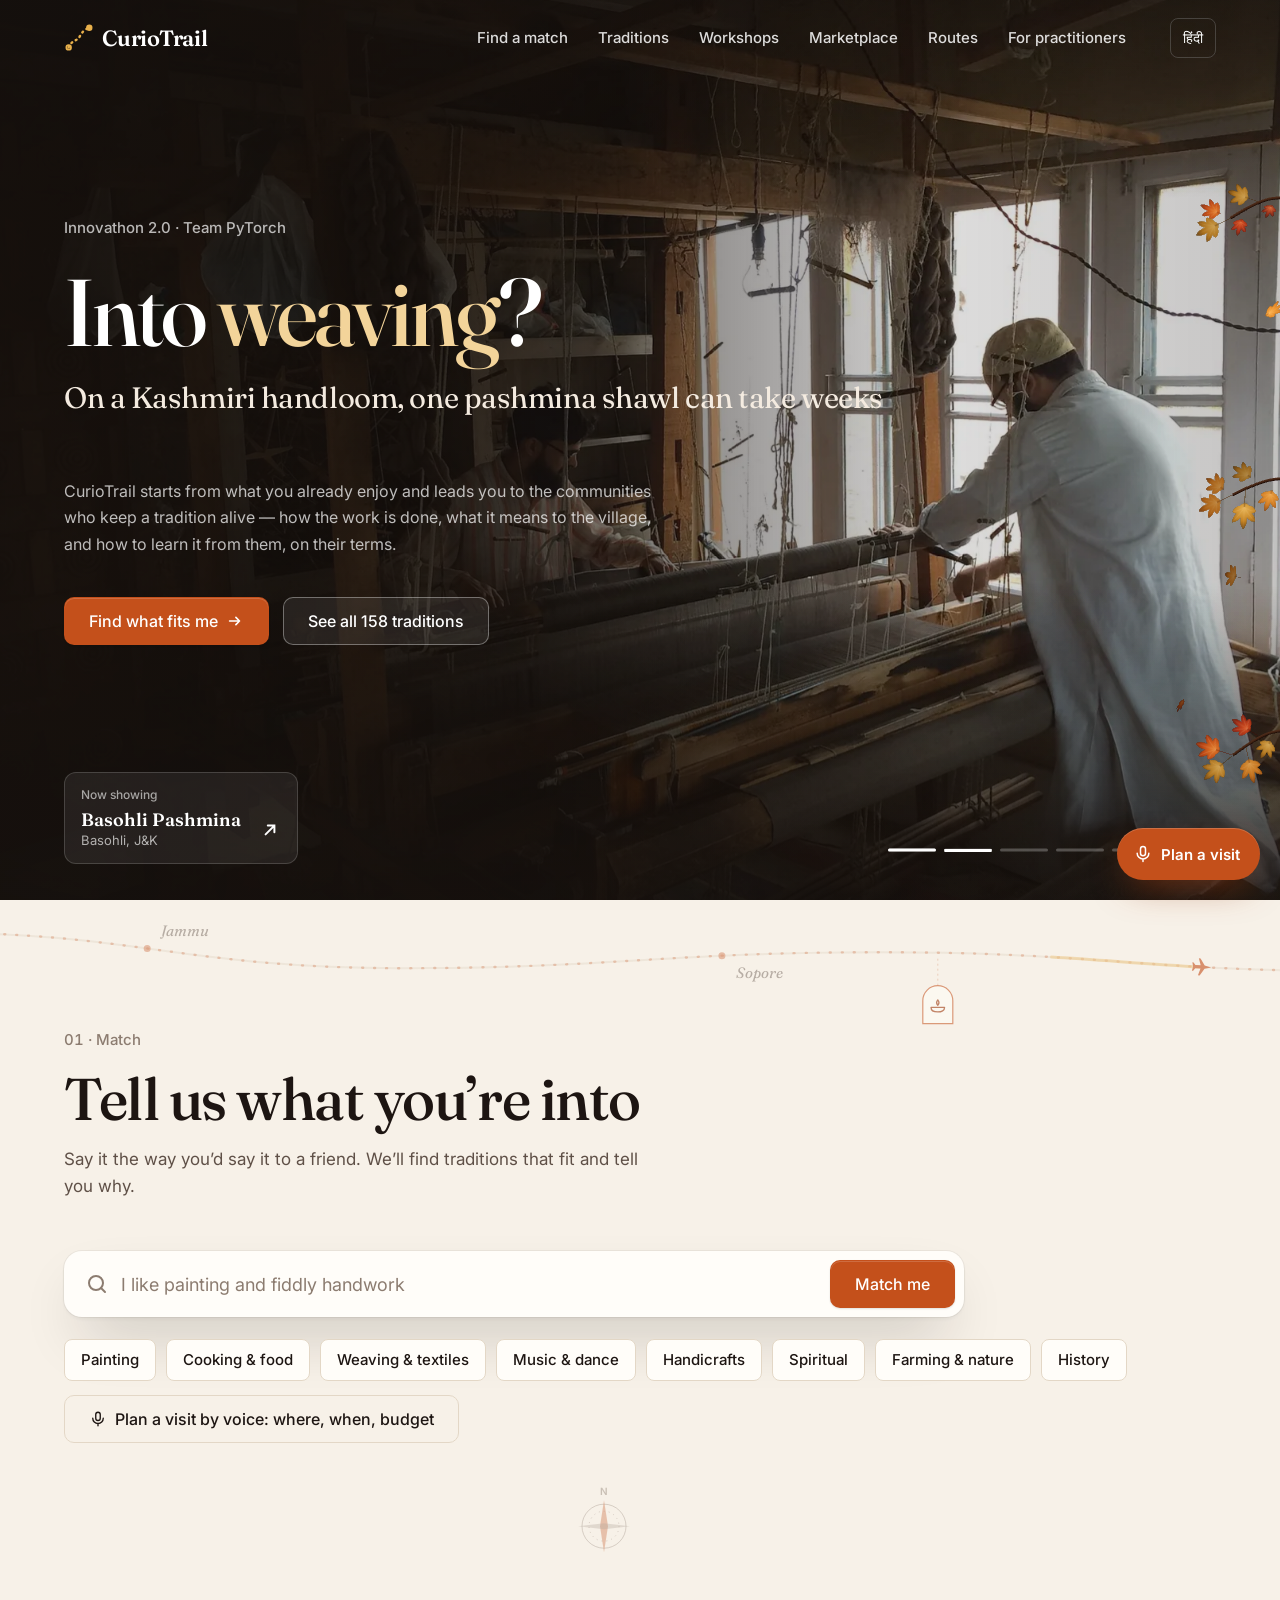
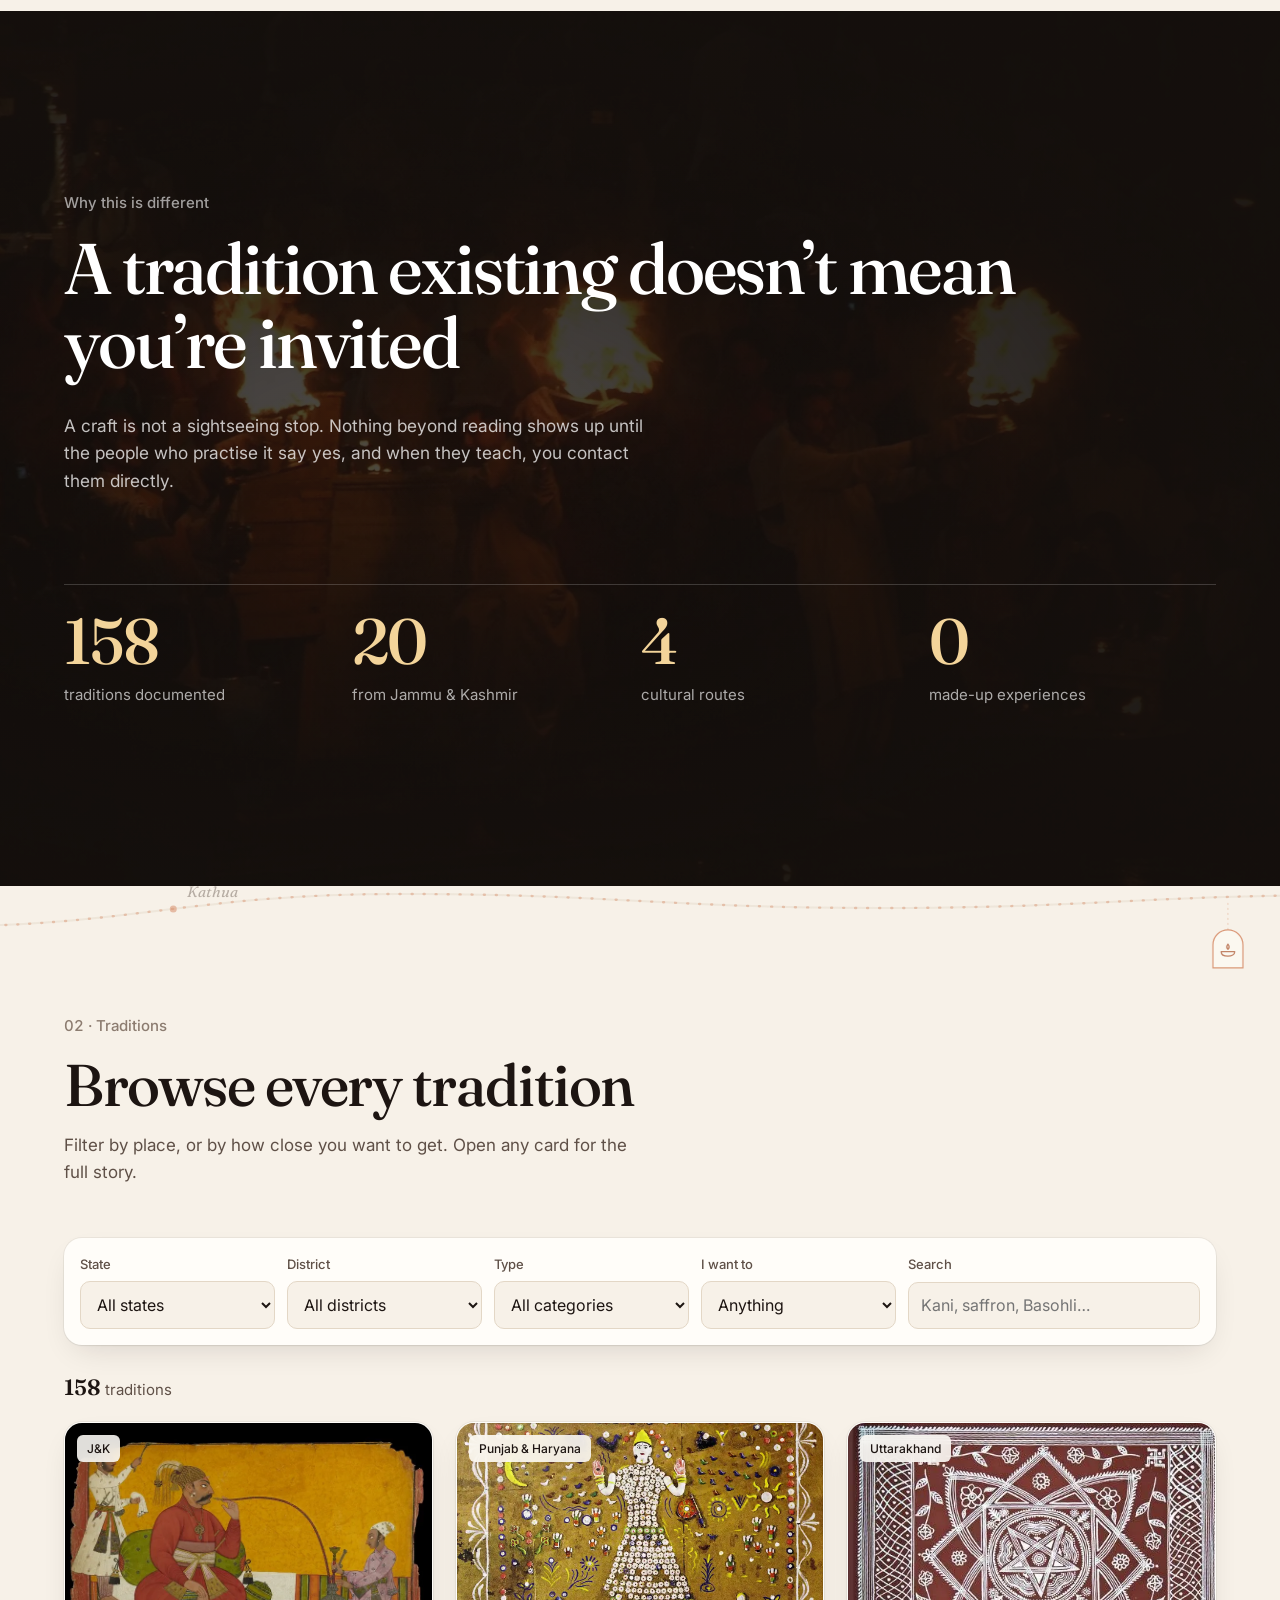
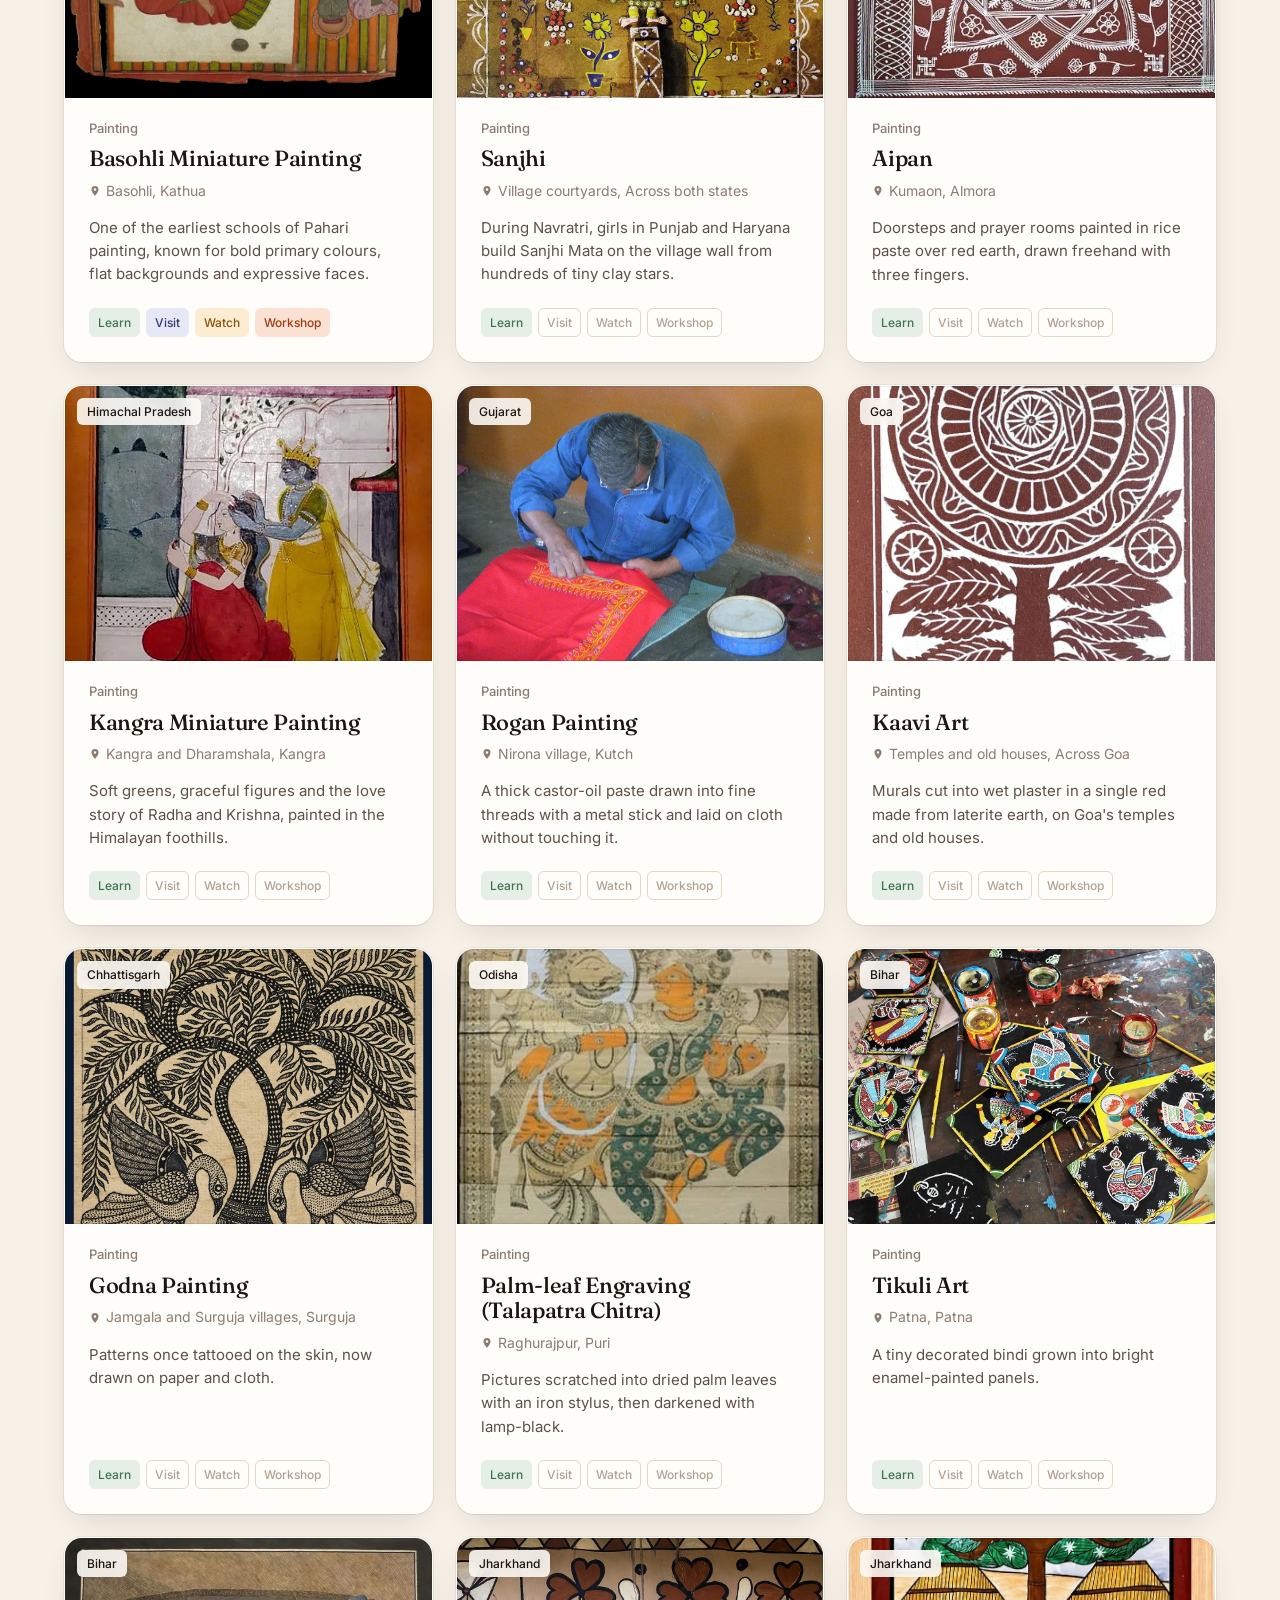
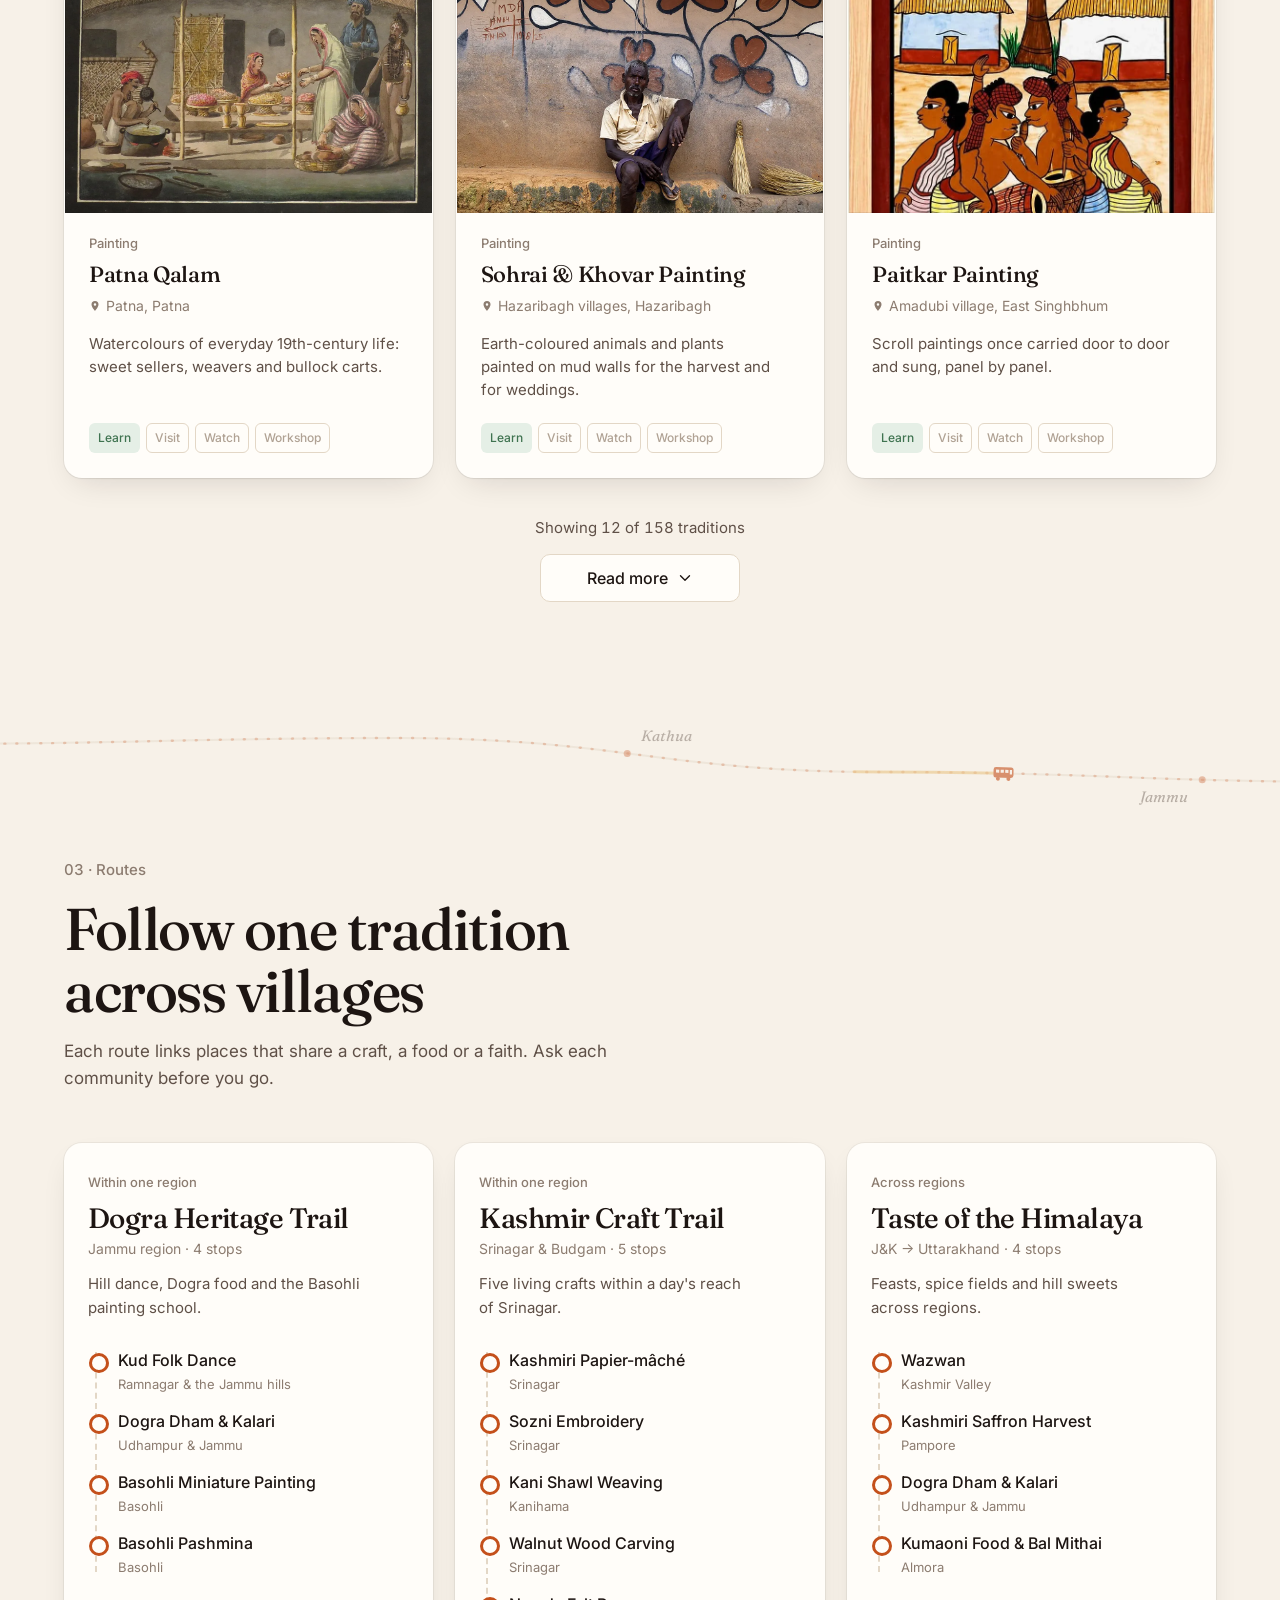
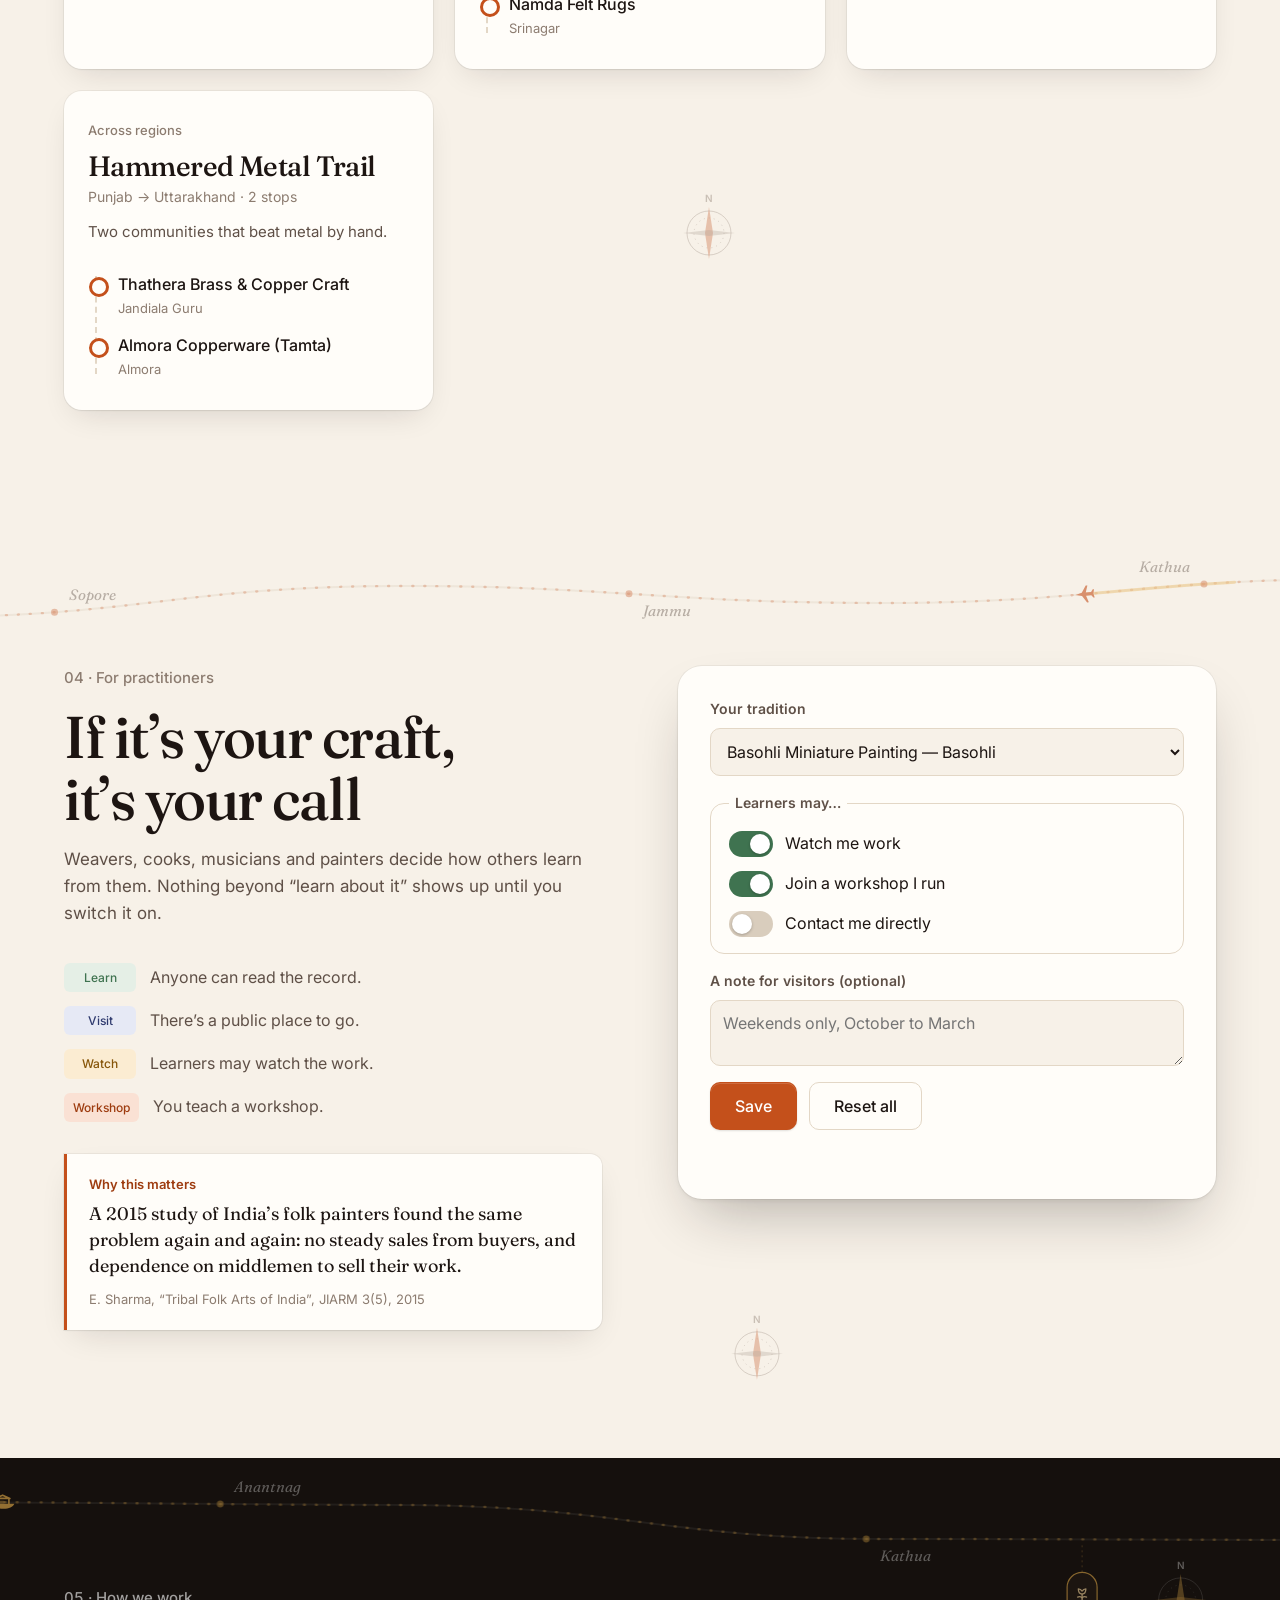
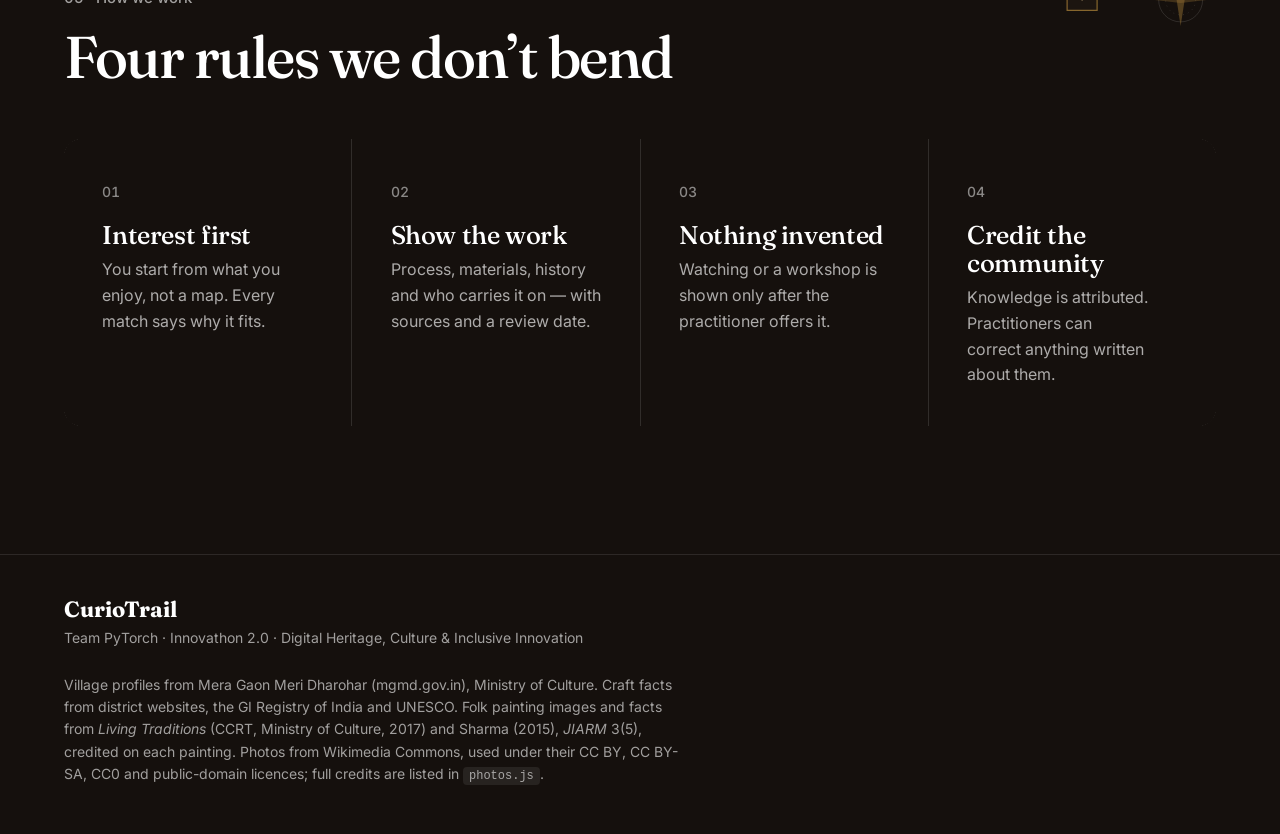
<file: index.html>
<!doctype html>
<html lang="en">
<head>
  <meta charset="utf-8">
  <meta name="viewport" content="width=device-width, initial-scale=1, viewport-fit=cover">
  <title>CurioTrail — Start with what you love</title>
  <meta name="description" content="CurioTrail matches what you enjoy to living traditions of Jammu & Kashmir, Punjab and Uttarakhand — and tells you honestly whether you can visit.">
  <meta name="theme-color" content="#1b1310">
  <link rel="preconnect" href="https://fonts.googleapis.com">
  <link rel="preconnect" href="https://fonts.gstatic.com" crossorigin>
  <link href="https://fonts.googleapis.com/css2?family=Fraunces:ital,opsz,wght@0,9..144,400;0,9..144,600;0,9..144,700;1,9..144,400;1,9..144,600&family=Inter:wght@400;500;600;700&family=Noto+Serif+Devanagari:wght@400;600&family=Noto+Sans+Devanagari:wght@400;500;600&display=swap" rel="stylesheet">
  <link rel="preload" as="image" href="assets/img/papier-mache.webp">
  <link rel="stylesheet" href="styles.css?v=49">
</head>
<body>
  <header class="nav" id="nav">
    <a href="#top" class="brand" aria-label="CurioTrail home">
      <svg class="brand-mark" viewBox="0 0 32 32" aria-hidden="true"><path d="M5 26c4-9 9-6 12-12s7-8 10-9" fill="none" stroke="currentColor" stroke-width="2.6" stroke-linecap="round" stroke-dasharray="1 4.5"/><circle cx="27" cy="5" r="3.4" fill="currentColor"/><circle cx="5" cy="26" r="2.4" fill="none" stroke="currentColor" stroke-width="2"/></svg>
      <span>CurioTrail</span>
    </a>
    <nav class="nav-links" aria-label="Main">
      <a href="#match" data-i18n="navMatch">Find a match</a>
      <a href="#explore" data-i18n="navExplore">Traditions</a>
      <a href="workshops.html">Workshops</a>
      <a href="marketplace.html">Marketplace</a>
      <a href="#trails" data-i18n="navTrails">Routes</a>
      <a href="#practitioners" data-i18n="navPract">For practitioners</a>
    </nav>
    <button class="lang-btn" id="langBtn" type="button">हिंदी</button>
  </header>

  <main id="top">
    <!-- HERO -->
    <section class="hero" aria-label="Introduction">
      <div class="hero-media" id="heroMedia" aria-hidden="true"></div>
      <div class="hero-shade" aria-hidden="true"></div>

      <div class="hero-content">
        <p class="kicker reveal-hero">Innovathon 2.0 · Team PyTorch</p>
        <h1 class="hero-title reveal-hero">
          <span class="ht-line"><span id="htPre">Into </span><em class="swap" id="swapWord">painting</em><span id="htPost">?</span></span>
        </h1>
        <p class="hero-line reveal-hero"><span class="swap" id="swapLine">In Srinagar, they paint flowers onto boxes made of paper</span></p>
        <p class="hero-body reveal-hero" data-i18n="heroBody">CurioTrail starts from what you already enjoy and leads you to the communities who keep a tradition alive — how the work is done, what it means to the village, and how to learn it from them, on their terms.</p>
        <div class="hero-actions reveal-hero">
          <a class="btn btn-primary" href="#match"><span data-i18n="ctaMatch">Find what fits me</span><svg viewBox="0 0 20 20" aria-hidden="true"><path d="M4 10h11m-4-4 4 4-4 4"/></svg></a>
          <a class="btn btn-glass" href="#explore" data-i18n="ctaExplore">See all 158 traditions</a>
        </div>
      </div>

      <div class="hero-foot">
        <button class="now-showing" id="nowShowing" type="button">
          <span class="ns-label" data-i18n="nowShowing">Now showing</span>
          <span class="ns-name" id="nsName">Kashmiri Papier-mâché</span>
          <span class="ns-place" id="nsPlace">Srinagar, J&amp;K</span>
          <svg viewBox="0 0 20 20" aria-hidden="true"><path d="M6 14 14 6m-6 0h6v6"/></svg>
        </button>
        <div class="progress" id="heroProgress" role="tablist" aria-label="Hero slides"></div>
      </div>
    </section>

    <!-- MATCH -->
    <section class="section" id="match" data-trail>
      <div class="wrap">
        <div class="head" data-reveal>
          <p class="eyebrow">01 · Match</p>
          <h2 data-i18n="matchTitle">Tell us what you’re into</h2>
          <p data-i18n="matchSub">Say it the way you’d say it to a friend. We’ll find traditions that fit and tell you why.</p>
        </div>
        <form class="match-box" id="matchForm" data-reveal>
          <svg viewBox="0 0 24 24" aria-hidden="true"><circle cx="11" cy="11" r="7"/><path d="m20 20-4-4"/></svg>
          <label for="matchInput" class="sr-only">Your interests</label>
          <input id="matchInput" type="text" autocomplete="off" placeholder="I like painting and fiddly handwork">
          <button class="btn btn-primary" type="submit"><span data-i18n="matchBtn">Match me</span></button>
        </form>
        <div class="chips" id="matchChips" data-reveal></div>
        <button type="button" class="btn btn-quiet plan-cta" data-plan-open data-reveal><svg viewBox="0 0 24 24" aria-hidden="true"><rect x="9" y="3" width="6" height="11" rx="3"/><path d="M5 11a7 7 0 0 0 14 0M12 18v3"/></svg>Plan a visit by voice: where, when, budget</button>
        <div class="match-results" id="matchResults" aria-live="polite"></div>
      </div>
    </section>

    <!-- STATEMENT -->
    <section class="statement" aria-label="Our principle">
      <img class="statement-bg" src="assets/img/ganga-aarti.webp" alt="" decoding="async">
      <div class="wrap statement-inner">
        <p class="eyebrow light" data-reveal>Why this is different</p>
        <blockquote data-reveal>A tradition existing doesn’t mean you’re invited</blockquote>
        <p class="statement-body" data-reveal>A craft is not a sightseeing stop. Nothing beyond reading shows up until the people who practise it say yes, and when they teach, you contact them directly.</p>
        <div class="stats" data-reveal>
          <div><strong data-count="158" id="statRecords">0</strong><span>traditions documented</span></div>
          <div><strong data-count="20" id="statJK">0</strong><span>from Jammu &amp; Kashmir</span></div>
          <div><strong data-count="4" id="statTrails">0</strong><span>cultural routes</span></div>
          <div><strong data-count="0" id="statFake">0</strong><span>made-up experiences</span></div>
        </div>
      </div>
    </section>

    <!-- EXPLORE -->
    <section class="section" id="explore" data-trail>
      <div class="wrap">
        <div class="head" data-reveal>
          <p class="eyebrow">02 · Traditions</p>
          <h2 data-i18n="exploreTitle">Browse every tradition</h2>
          <p data-i18n="exploreSub">Filter by place, or by how close you want to get. Open any card for the full story.</p>
        </div>
        <div class="filters" data-reveal>
          <label><span data-i18n="fState">State</span><select id="fState"></select></label>
          <label><span data-i18n="fDistrict">District</span><select id="fDistrict"></select></label>
          <label><span data-i18n="fCategory">Type</span><select id="fCategory"></select></label>
          <label><span data-i18n="fEngage">I want to</span>
            <select id="fEngage">
              <option value="">Anything</option>
              <option value="learn">Learn about it</option>
              <option value="visit">Visit the place</option>
              <option value="observe">Watch it happen</option>
              <option value="participate">Join a workshop</option>
            </select></label>
          <label class="search"><span data-i18n="fSearch">Search</span><input id="fSearch" type="search" placeholder="Kani, saffron, Basohli…"></label>
        </div>
        <p class="count-bar"><strong id="count">0</strong> <span data-i18n="allPractices">traditions</span></p>
        <div class="grid" id="grid"></div>
        <div class="grid-more" id="gridMore"></div>
      </div>
    </section>


    <!-- TRAILS -->
    <section class="section" id="trails" data-trail>
      <div class="wrap">
        <div class="head" data-reveal>
          <p class="eyebrow">03 · Routes</p>
          <h2 data-i18n="trailsTitle">Follow one tradition across villages</h2>
          <p data-i18n="trailsSub">Each route links places that share a craft, a food or a faith. Ask each community before you go.</p>
        </div>
        <div class="trails" id="trailList"></div>
      </div>
    </section>

    <!-- PRACTITIONERS -->
    <section class="section" id="practitioners" data-trail>
      <div class="wrap pract-grid">
        <div data-reveal>
          <p class="eyebrow">04 · For practitioners</p>
          <h2 data-i18n="practTitle">If it’s your craft, it’s your call</h2>
          <p class="lead" data-i18n="practSub">Weavers, cooks, musicians and painters decide how others learn from them. Nothing beyond “learn about it” shows up until you switch it on.</p>
          <ol class="ladder">
            <li><span class="lv lv-learn">Learn</span>Anyone can read the record.</li>
            <li><span class="lv lv-visit">Visit</span>There’s a public place to go.</li>
            <li><span class="lv lv-observe">Watch</span>Learners may watch the work.</li>
            <li><span class="lv lv-part">Workshop</span>You teach a workshop.</li>
          </ol>
          <aside class="pract-insight" id="practInsight"></aside>
        </div>
        <form class="pract-card" id="practForm" data-reveal>
          <label><span>Your tradition</span><select id="pRecord"></select></label>
          <fieldset>
            <legend>Learners may…</legend>
            <label class="switch"><input type="checkbox" id="pObserve"><span class="track"></span>Watch me work</label>
            <label class="switch"><input type="checkbox" id="pParticipate"><span class="track"></span>Join a workshop I run</label>
            <label class="switch"><input type="checkbox" id="pContact"><span class="track"></span>Contact me directly</label>
          </fieldset>
          <label><span>A note for visitors (optional)</span><textarea id="pNote" rows="2" placeholder="Weekends only, October to March"></textarea></label>
          <div class="pract-actions">
            <button class="btn btn-primary" type="submit">Save</button>
            <button class="btn btn-quiet" type="button" id="pReset">Reset all</button>
          </div>
          <p class="pract-msg" id="pMsg" aria-live="polite"></p>
        </form>
      </div>
    </section>

    <!-- PRINCIPLES -->
    <section class="section principles" data-trail>
      <div class="wrap">
        <div class="head" data-reveal>
          <p class="eyebrow">05 · How we work</p>
          <h2>Four rules we don’t bend</h2>
        </div>
        <div class="rules">
          <article data-reveal><span>01</span><h3>Interest first</h3><p>You start from what you enjoy, not a map. Every match says why it fits.</p></article>
          <article data-reveal><span>02</span><h3>Show the work</h3><p>Process, materials, history and who carries it on — with sources and a review date.</p></article>
          <article data-reveal><span>03</span><h3>Nothing invented</h3><p>Watching or a workshop is shown only after the practitioner offers it.</p></article>
          <article data-reveal><span>04</span><h3>Credit the community</h3><p>Knowledge is attributed. Practitioners can correct anything written about them.</p></article>
        </div>
      </div>
    </section>
  </main>

  <footer class="footer">
    <div class="wrap footer-inner">
      <div class="footer-brand">
        <strong>CurioTrail</strong>
        <span>Team PyTorch · Innovathon 2.0 · Digital Heritage, Culture &amp; Inclusive Innovation</span>
      </div>
      <p class="footer-credits">Village profiles from Mera Gaon Meri Dharohar (mgmd.gov.in), Ministry of Culture. Craft facts from district websites, the GI Registry of India and UNESCO. Folk painting images and facts from <cite>Living Traditions</cite> (CCRT, Ministry of Culture, 2017) and Sharma (2015), <cite>JIARM</cite> 3(5), credited on each painting. Photos from Wikimedia Commons, used under their CC BY, CC BY-SA, CC0 and public-domain licences; full credits are listed in <code>photos.js</code>.</p>
    </div>
  </footer>

  <nav class="dock" aria-label="Quick navigation">
    <a href="#match"><svg viewBox="0 0 24 24"><circle cx="11" cy="11" r="7"/><path d="m20 20-4-4"/></svg><span>Match</span></a>
    <a href="#explore"><svg viewBox="0 0 24 24"><circle cx="12" cy="12" r="9"/><path d="m15.5 8.5-2 5-5 2 2-5z"/></svg><span>Explore</span></a>
    <a href="workshops.html"><svg viewBox="0 0 24 24"><path d="M3 9l9-5 9 5-9 5z"/><path d="M7 11.5V16c1.5 1.5 3 2 5 2s3.5-.5 5-2v-4.5"/></svg><span>Learn</span></a>
    <a href="marketplace.html"><svg viewBox="0 0 24 24"><path d="M4 9h16l-1.2 10.2a1 1 0 0 1-1 .8H6.2a1 1 0 0 1-1-.8z"/><path d="M8.5 9V7a3.5 3.5 0 0 1 7 0v2"/></svg><span>Market</span></a>
    <a href="#trails"><svg viewBox="0 0 24 24"><path d="M4 19c3-6 6-4 8-9s5-6 8-6" stroke-dasharray="2 3"/><circle cx="20" cy="4" r="1.5"/></svg><span>Trails</span></a>
    <a href="#practitioners"><svg viewBox="0 0 24 24"><circle cx="12" cy="8" r="3.5"/><path d="M5 20c1-4 4-6 7-6s6 2 7 6"/></svg><span>Makers</span></a>
  </nav>

  <dialog id="recordModal" class="modal" aria-labelledby="mTitle">
    <div class="modal-body" id="modalBody"></div>
  </dialog>

  <dialog id="bookModal" class="modal book-modal" aria-labelledby="bkTitle">
    <div id="bookBody"></div>
  </dialog>

  <script src="data.js?v=49"></script>
  <script src="data-north.js?v=49"></script>
  <script src="data-west.js?v=49"></script>
  <script src="data-east.js?v=49"></script>
  <script src="data-northeast.js?v=49"></script>
  <script src="data-south.js?v=49"></script>
  <script src="paintings.js?v=49"></script>
  <script src="photos.js?v=49"></script>
  <script src="app.js?v=49"></script>
  <script src="planner.js?v=49"></script>
  <script type="module" src="leaves.js?v=49"></script>
</body>
</html>
</file>
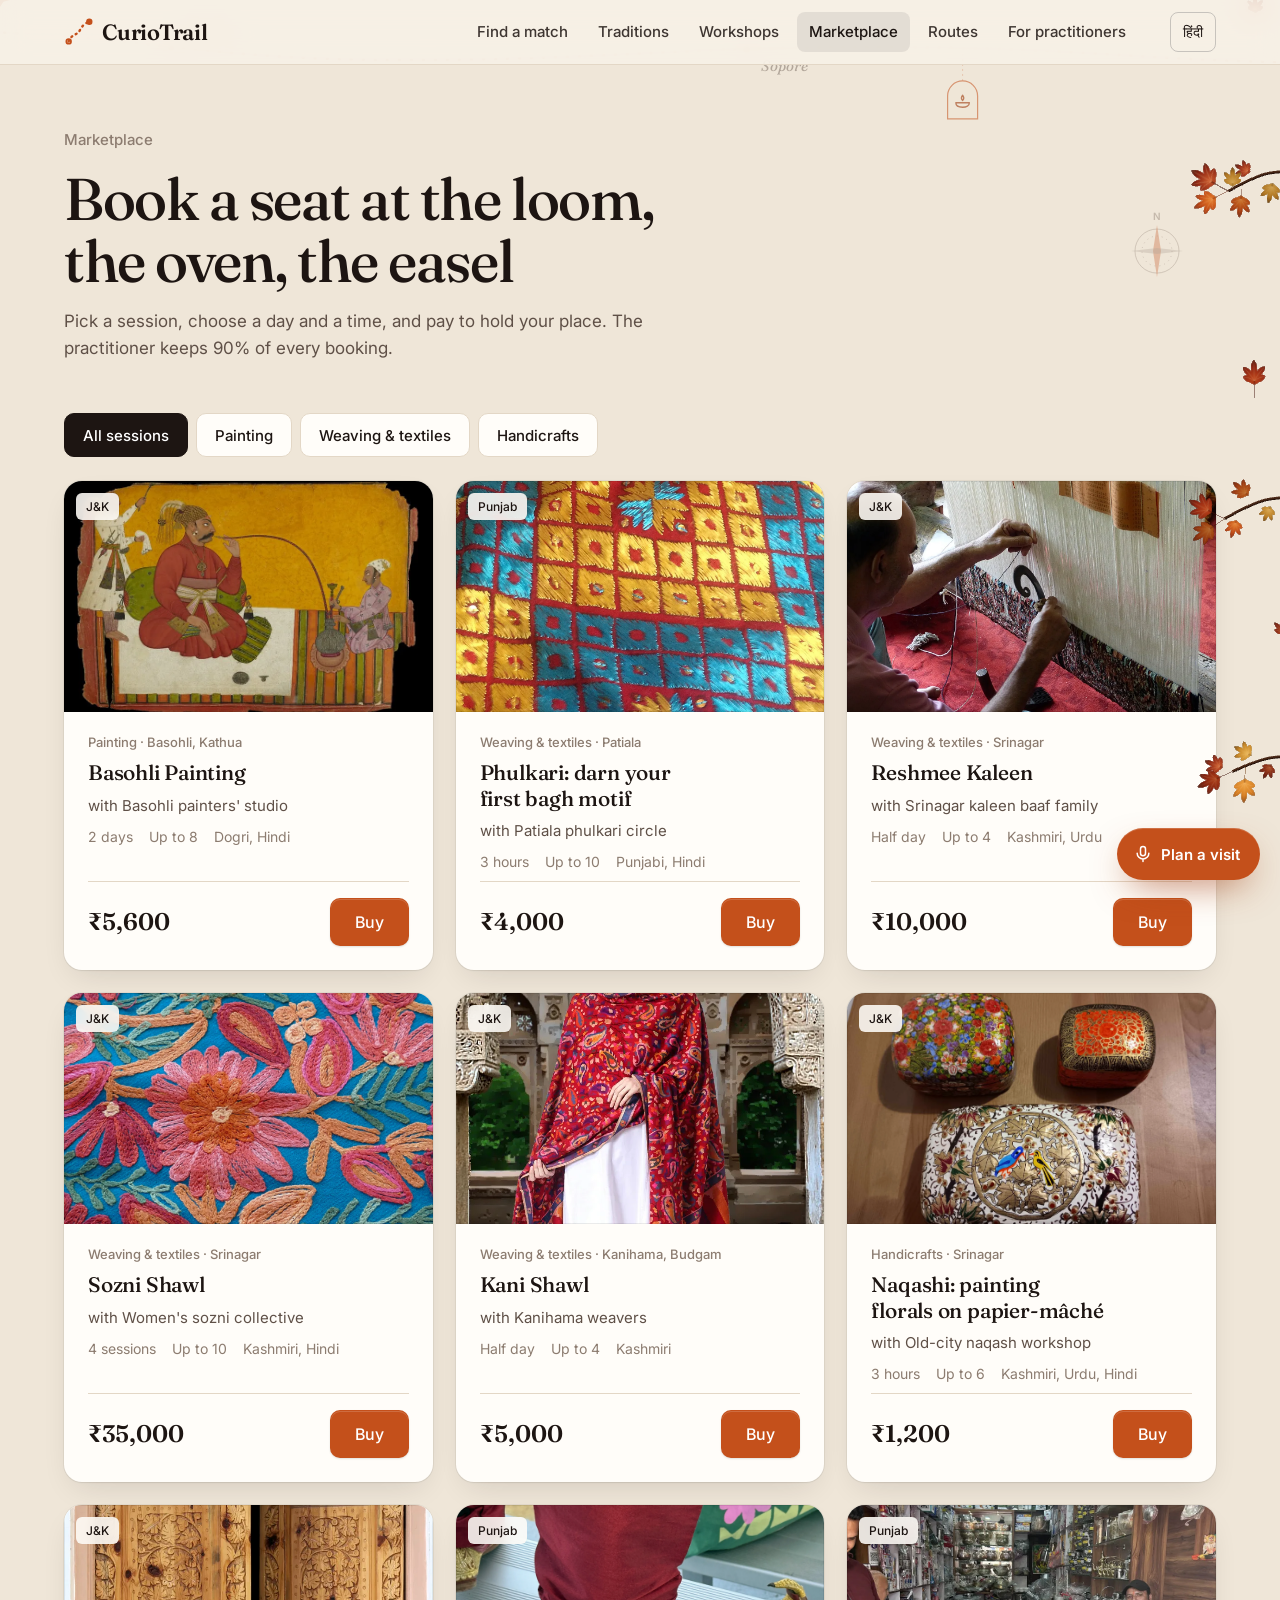
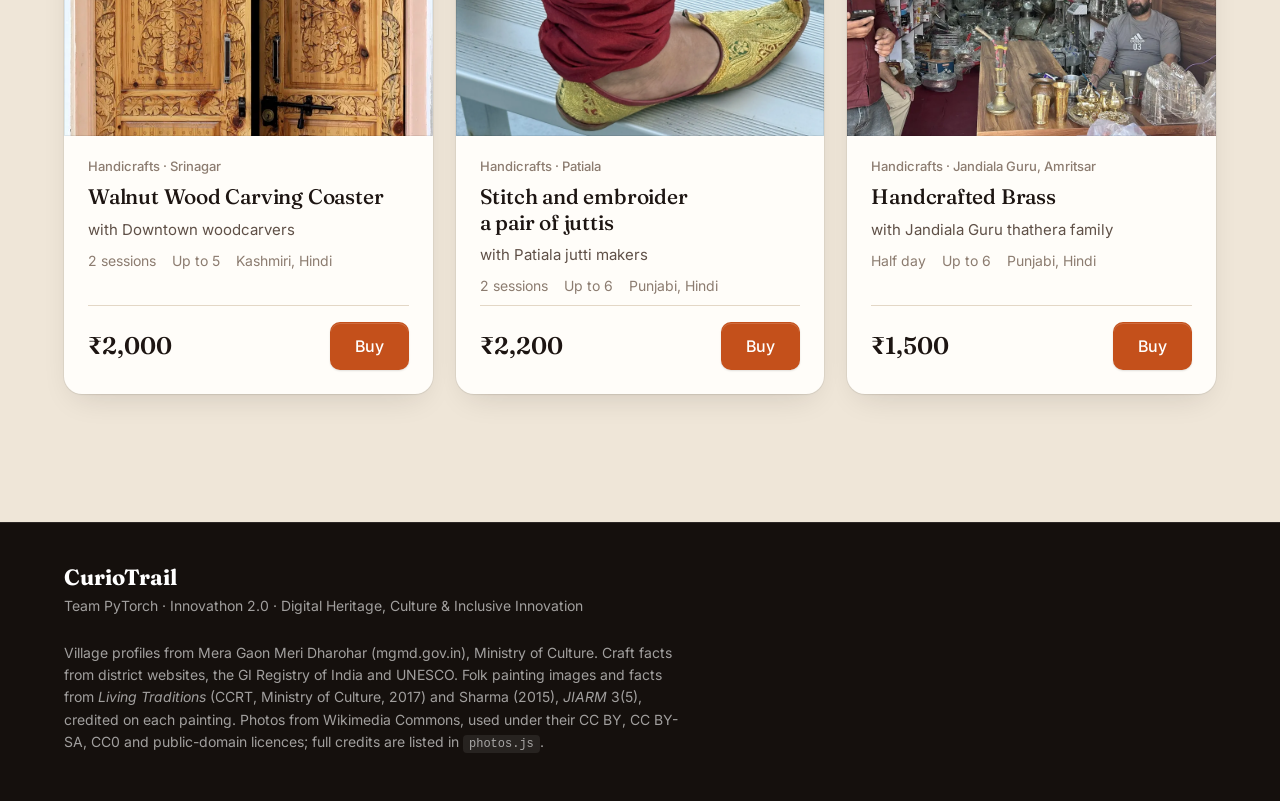
<file: marketplace.html>
<!doctype html>
<html lang="en">
<head>
  <meta charset="utf-8">
  <meta name="viewport" content="width=device-width, initial-scale=1, viewport-fit=cover">
  <title>Marketplace · CurioTrail</title>
  <meta name="description" content="Book a seat at a craft, textile, painting or food session with a practitioner, and pick your day and time.">
  <meta name="theme-color" content="#1b1310">
  <link rel="preconnect" href="https://fonts.googleapis.com">
  <link rel="preconnect" href="https://fonts.gstatic.com" crossorigin>
  <link href="https://fonts.googleapis.com/css2?family=Fraunces:ital,opsz,wght@0,9..144,400;0,9..144,600;0,9..144,700;1,9..144,400;1,9..144,600&family=Inter:wght@400;500;600;700&family=Noto+Serif+Devanagari:wght@400;600&family=Noto+Sans+Devanagari:wght@400;500;600&display=swap" rel="stylesheet">
  <link rel="stylesheet" href="styles.css?v=49">
</head>
<body class="subpage">
  <header class="nav" id="nav">
    <a href="index.html" class="brand" aria-label="CurioTrail home">
      <svg class="brand-mark" viewBox="0 0 32 32" aria-hidden="true"><path d="M5 26c4-9 9-6 12-12s7-8 10-9" fill="none" stroke="currentColor" stroke-width="2.6" stroke-linecap="round" stroke-dasharray="1 4.5"/><circle cx="27" cy="5" r="3.4" fill="currentColor"/><circle cx="5" cy="26" r="2.4" fill="none" stroke="currentColor" stroke-width="2"/></svg>
      <span>CurioTrail</span>
    </a>
    <nav class="nav-links" aria-label="Main">
      <a href="index.html#match" data-i18n="navMatch">Find a match</a>
      <a href="index.html#explore" data-i18n="navExplore">Traditions</a>
      <a href="workshops.html">Workshops</a>
      <a href="marketplace.html" aria-current="page">Marketplace</a>
      <a href="index.html#trails" data-i18n="navTrails">Routes</a>
      <a href="index.html#practitioners" data-i18n="navPract">For practitioners</a>
    </nav>
    <button class="lang-btn" id="langBtn" type="button">हिंदी</button>
  </header>

  <main id="top">
    <!-- MARKETPLACE -->
    <section class="section tinted market" id="marketplace" data-trail>
      <div class="wrap">
        <div class="head" data-reveal>
          <p class="eyebrow">Marketplace</p>
          <h2>Book a seat at the loom, the oven, the easel</h2>
          <p>Pick a session, choose a day and a time, and pay to hold your place. The practitioner keeps 90% of every booking.</p>
        </div>
        <div class="mk-cats" id="mkCats" role="group" aria-label="Filter sessions"></div>
        <div class="mk-grid" id="mkGrid"></div>
      </div>
    </section>

  </main>

  <footer class="footer">
    <div class="wrap footer-inner">
      <div class="footer-brand">
        <strong>CurioTrail</strong>
        <span>Team PyTorch · Innovathon 2.0 · Digital Heritage, Culture &amp; Inclusive Innovation</span>
      </div>
      <p class="footer-credits">Village profiles from Mera Gaon Meri Dharohar (mgmd.gov.in), Ministry of Culture. Craft facts from district websites, the GI Registry of India and UNESCO. Folk painting images and facts from <cite>Living Traditions</cite> (CCRT, Ministry of Culture, 2017) and Sharma (2015), <cite>JIARM</cite> 3(5), credited on each painting. Photos from Wikimedia Commons, used under their CC BY, CC BY-SA, CC0 and public-domain licences; full credits are listed in <code>photos.js</code>.</p>
    </div>
  </footer>

  <nav class="dock" aria-label="Quick navigation">
    <a href="index.html#match"><svg viewBox="0 0 24 24"><circle cx="11" cy="11" r="7"/><path d="m20 20-4-4"/></svg><span>Match</span></a>
    <a href="index.html#explore"><svg viewBox="0 0 24 24"><circle cx="12" cy="12" r="9"/><path d="m15.5 8.5-2 5-5 2 2-5z"/></svg><span>Explore</span></a>
    <a href="workshops.html"><svg viewBox="0 0 24 24"><path d="M3 9l9-5 9 5-9 5z"/><path d="M7 11.5V16c1.5 1.5 3 2 5 2s3.5-.5 5-2v-4.5"/></svg><span>Learn</span></a>
    <a href="marketplace.html" aria-current="page"><svg viewBox="0 0 24 24"><path d="M4 9h16l-1.2 10.2a1 1 0 0 1-1 .8H6.2a1 1 0 0 1-1-.8z"/><path d="M8.5 9V7a3.5 3.5 0 0 1 7 0v2"/></svg><span>Market</span></a>
    <a href="index.html#trails"><svg viewBox="0 0 24 24"><path d="M4 19c3-6 6-4 8-9s5-6 8-6" stroke-dasharray="2 3"/><circle cx="20" cy="4" r="1.5"/></svg><span>Trails</span></a>
    <a href="index.html#practitioners"><svg viewBox="0 0 24 24"><circle cx="12" cy="8" r="3.5"/><path d="M5 20c1-4 4-6 7-6s6 2 7 6"/></svg><span>Makers</span></a>
  </nav>

  <dialog id="recordModal" class="modal" aria-labelledby="mTitle">
    <div class="modal-body" id="modalBody"></div>
  </dialog>

  <dialog id="bookModal" class="modal book-modal" aria-labelledby="bkTitle">
    <div id="bookBody"></div>
  </dialog>

  <script src="data.js?v=49"></script>
  <script src="data-north.js?v=49"></script>
  <script src="data-west.js?v=49"></script>
  <script src="data-east.js?v=49"></script>
  <script src="data-northeast.js?v=49"></script>
  <script src="data-south.js?v=49"></script>
  <script src="paintings.js?v=49"></script>
  <script src="photos.js?v=49"></script>
  <script src="app.js?v=49"></script>
  <script src="planner.js?v=49"></script>
  <script type="module" src="leaves.js?v=49"></script>
</body>
</html>
</file>
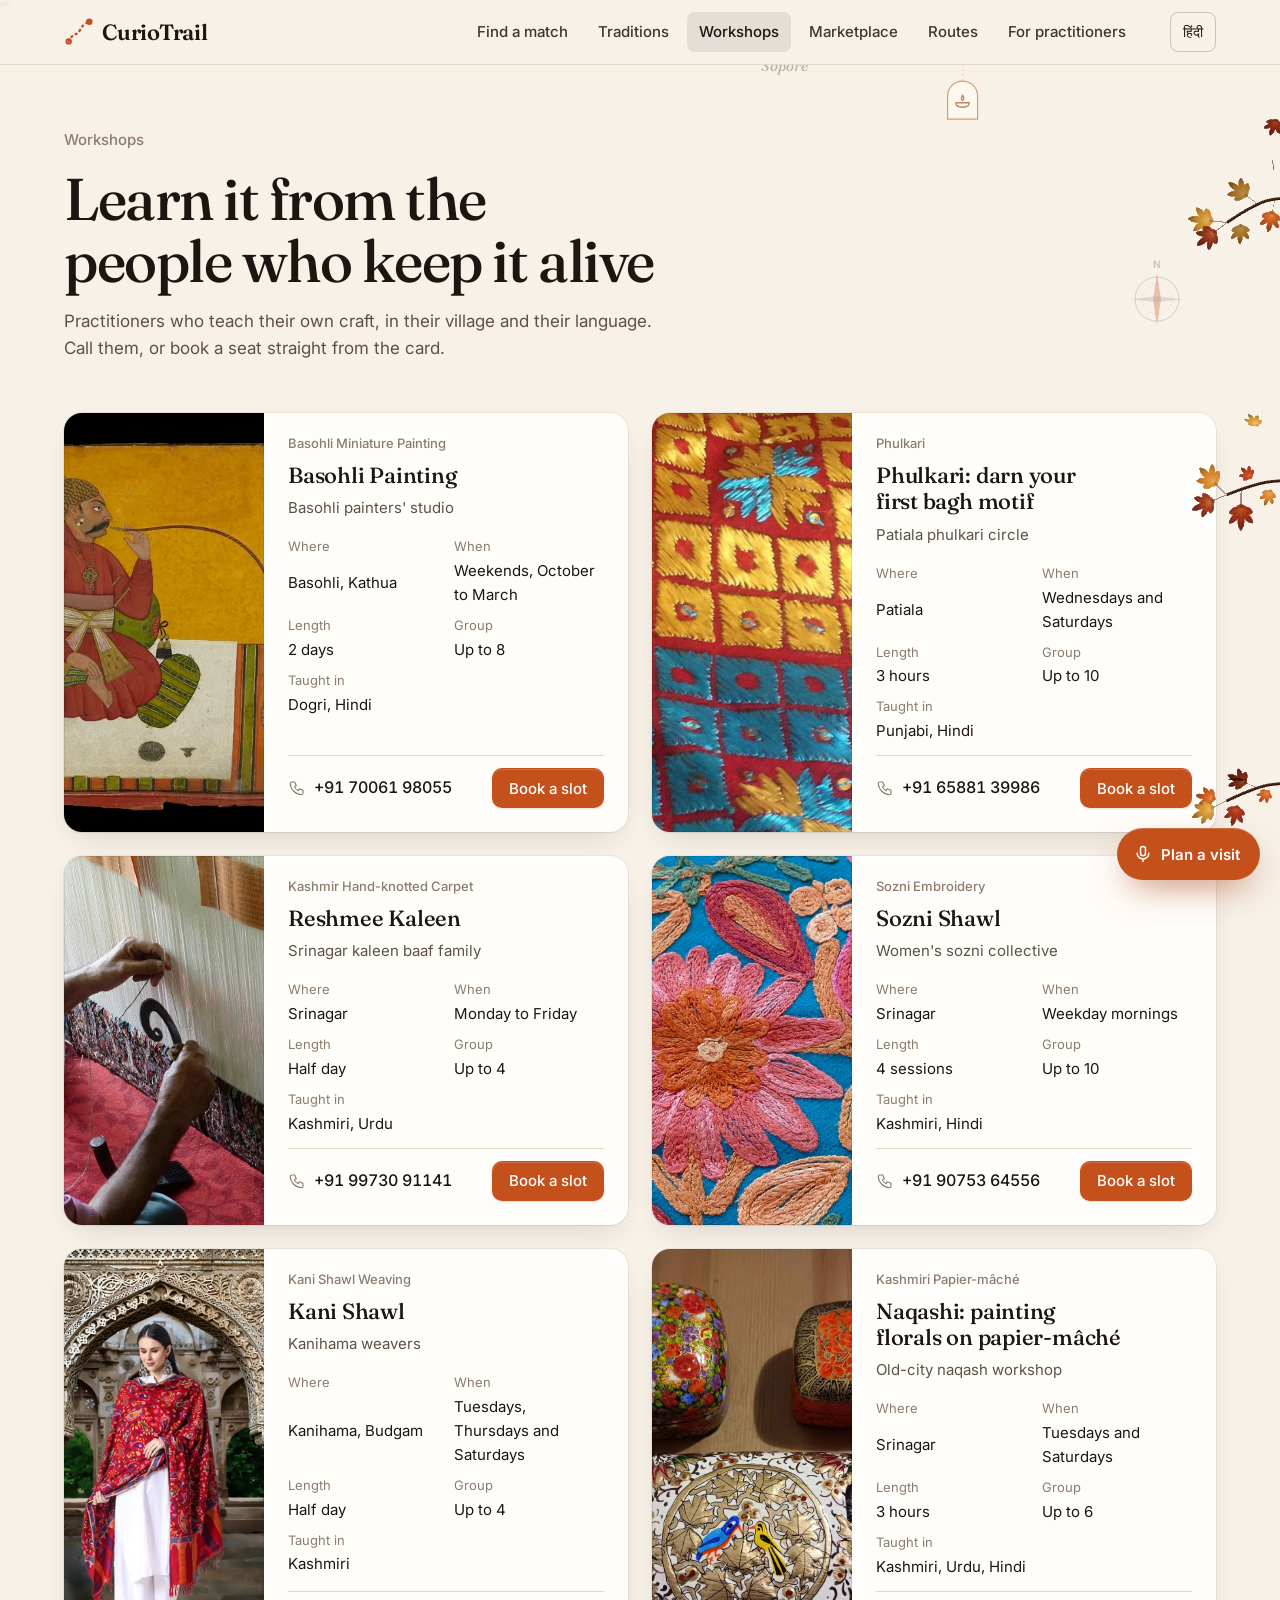
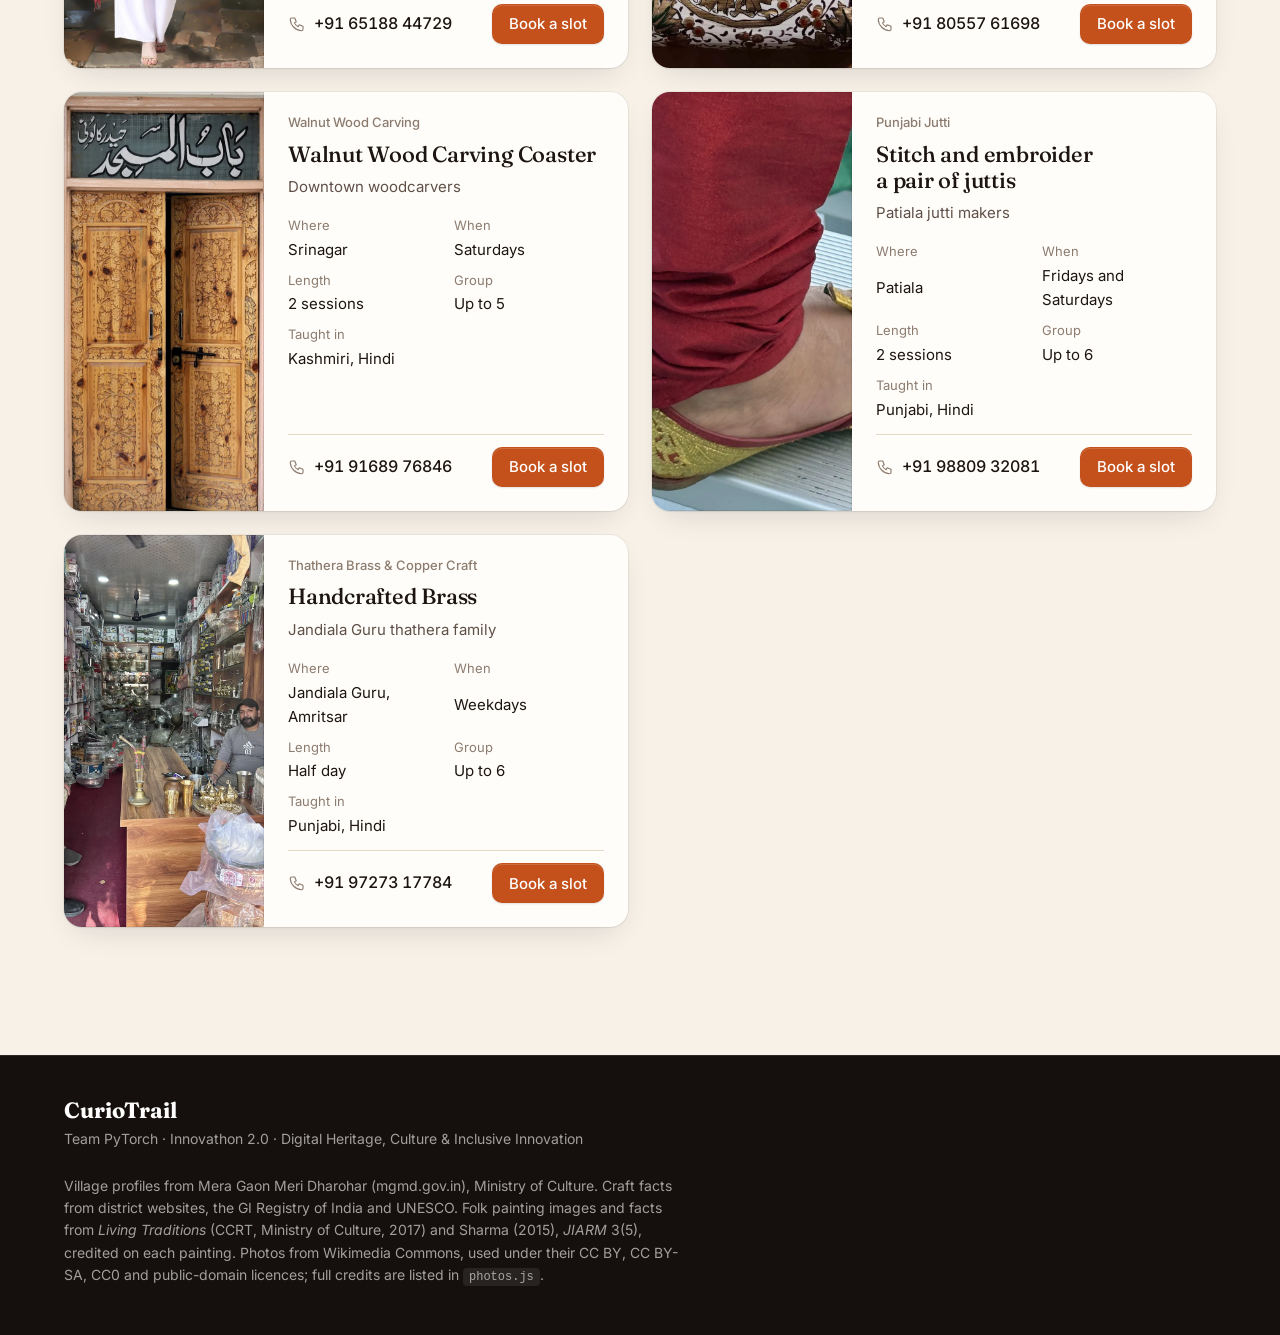
<file: workshops.html>
<!doctype html>
<html lang="en">
<head>
  <meta charset="utf-8">
  <meta name="viewport" content="width=device-width, initial-scale=1, viewport-fit=cover">
  <title>Workshops · CurioTrail</title>
  <meta name="description" content="Learn a living craft from the practitioners who keep it alive, in their village and their language.">
  <meta name="theme-color" content="#1b1310">
  <link rel="preconnect" href="https://fonts.googleapis.com">
  <link rel="preconnect" href="https://fonts.gstatic.com" crossorigin>
  <link href="https://fonts.googleapis.com/css2?family=Fraunces:ital,opsz,wght@0,9..144,400;0,9..144,600;0,9..144,700;1,9..144,400;1,9..144,600&family=Inter:wght@400;500;600;700&family=Noto+Serif+Devanagari:wght@400;600&family=Noto+Sans+Devanagari:wght@400;500;600&display=swap" rel="stylesheet">
  <link rel="stylesheet" href="styles.css?v=49">
</head>
<body class="subpage">
  <header class="nav" id="nav">
    <a href="index.html" class="brand" aria-label="CurioTrail home">
      <svg class="brand-mark" viewBox="0 0 32 32" aria-hidden="true"><path d="M5 26c4-9 9-6 12-12s7-8 10-9" fill="none" stroke="currentColor" stroke-width="2.6" stroke-linecap="round" stroke-dasharray="1 4.5"/><circle cx="27" cy="5" r="3.4" fill="currentColor"/><circle cx="5" cy="26" r="2.4" fill="none" stroke="currentColor" stroke-width="2"/></svg>
      <span>CurioTrail</span>
    </a>
    <nav class="nav-links" aria-label="Main">
      <a href="index.html#match" data-i18n="navMatch">Find a match</a>
      <a href="index.html#explore" data-i18n="navExplore">Traditions</a>
      <a href="workshops.html" aria-current="page">Workshops</a>
      <a href="marketplace.html">Marketplace</a>
      <a href="index.html#trails" data-i18n="navTrails">Routes</a>
      <a href="index.html#practitioners" data-i18n="navPract">For practitioners</a>
    </nav>
    <button class="lang-btn" id="langBtn" type="button">हिंदी</button>
  </header>

  <main id="top">
    <!-- WORKSHOPS -->
    <section class="section" id="workshops" data-trail>
      <div class="wrap">
        <div class="head" data-reveal>
          <p class="eyebrow">Workshops</p>
          <h2>Learn it from the people who keep it alive</h2>
          <p>Practitioners who teach their own craft, in their village and their language. Call them, or book a seat straight from the card.</p>
        </div>
        <div class="ws-grid" id="workshopList"></div>
      </div>
    </section>

  </main>

  <footer class="footer">
    <div class="wrap footer-inner">
      <div class="footer-brand">
        <strong>CurioTrail</strong>
        <span>Team PyTorch · Innovathon 2.0 · Digital Heritage, Culture &amp; Inclusive Innovation</span>
      </div>
      <p class="footer-credits">Village profiles from Mera Gaon Meri Dharohar (mgmd.gov.in), Ministry of Culture. Craft facts from district websites, the GI Registry of India and UNESCO. Folk painting images and facts from <cite>Living Traditions</cite> (CCRT, Ministry of Culture, 2017) and Sharma (2015), <cite>JIARM</cite> 3(5), credited on each painting. Photos from Wikimedia Commons, used under their CC BY, CC BY-SA, CC0 and public-domain licences; full credits are listed in <code>photos.js</code>.</p>
    </div>
  </footer>

  <nav class="dock" aria-label="Quick navigation">
    <a href="index.html#match"><svg viewBox="0 0 24 24"><circle cx="11" cy="11" r="7"/><path d="m20 20-4-4"/></svg><span>Match</span></a>
    <a href="index.html#explore"><svg viewBox="0 0 24 24"><circle cx="12" cy="12" r="9"/><path d="m15.5 8.5-2 5-5 2 2-5z"/></svg><span>Explore</span></a>
    <a href="workshops.html" aria-current="page"><svg viewBox="0 0 24 24"><path d="M3 9l9-5 9 5-9 5z"/><path d="M7 11.5V16c1.5 1.5 3 2 5 2s3.5-.5 5-2v-4.5"/></svg><span>Learn</span></a>
    <a href="marketplace.html"><svg viewBox="0 0 24 24"><path d="M4 9h16l-1.2 10.2a1 1 0 0 1-1 .8H6.2a1 1 0 0 1-1-.8z"/><path d="M8.5 9V7a3.5 3.5 0 0 1 7 0v2"/></svg><span>Market</span></a>
    <a href="index.html#trails"><svg viewBox="0 0 24 24"><path d="M4 19c3-6 6-4 8-9s5-6 8-6" stroke-dasharray="2 3"/><circle cx="20" cy="4" r="1.5"/></svg><span>Trails</span></a>
    <a href="index.html#practitioners"><svg viewBox="0 0 24 24"><circle cx="12" cy="8" r="3.5"/><path d="M5 20c1-4 4-6 7-6s6 2 7 6"/></svg><span>Makers</span></a>
  </nav>

  <dialog id="recordModal" class="modal" aria-labelledby="mTitle">
    <div class="modal-body" id="modalBody"></div>
  </dialog>

  <dialog id="bookModal" class="modal book-modal" aria-labelledby="bkTitle">
    <div id="bookBody"></div>
  </dialog>

  <script src="data.js?v=49"></script>
  <script src="data-north.js?v=49"></script>
  <script src="data-west.js?v=49"></script>
  <script src="data-east.js?v=49"></script>
  <script src="data-northeast.js?v=49"></script>
  <script src="data-south.js?v=49"></script>
  <script src="paintings.js?v=49"></script>
  <script src="photos.js?v=49"></script>
  <script src="app.js?v=49"></script>
  <script src="planner.js?v=49"></script>
  <script type="module" src="leaves.js?v=49"></script>
</body>
</html>
</file>
<file: styles.css>
/* ============ Tokens ============ */
:root {
  --bg: #f7f1e8;
  --surface: #fffdf9;
  --surface-2: #efe6d8;
  --ink: #1d1512;
  --ink-2: #5f5047;
  --ink-3: #8c7c70;
  --line: #e3d7c6;
  --night: #15100d;
  --accent: #c4501b;
  --accent-ink: #9e3c10;
  --gold: #e8b04b;
  --gold-soft: #f3d49a;
  --indigo: #2f3a6e;
  --sage: #3f7350;
  --radius: 18px;
  --shadow: 0 0 0 1px rgba(29, 21, 18, .05), 0 1px 2px rgba(29, 21, 18, .05), 0 12px 32px -12px rgba(29, 21, 18, .16);
  --shadow-lg: 0 0 0 1px rgba(29, 21, 18, .05), 0 2px 4px rgba(29, 21, 18, .05), 0 28px 60px -20px rgba(29, 21, 18, .32);
  --ease-out: cubic-bezier(0.22, 1, 0.36, 1);
  --ease-io: cubic-bezier(0.77, 0, 0.175, 1);
  --serif: "Fraunces", Georgia, serif;
  --sans: "Inter", system-ui, -apple-system, "Segoe UI", sans-serif;
  --wrap: min(1400px, 100% - 2 * clamp(20px, 5vw, 72px));
}

* { box-sizing: border-box; }
html { scroll-behavior: smooth; scroll-padding-top: 80px; -webkit-text-size-adjust: 100%; }
body { margin: 0; background: var(--bg); color: var(--ink); font: 400 clamp(16px, .2vw + 15px, 19px)/1.6 var(--sans); -webkit-font-smoothing: antialiased; }
img, svg { display: block; }
a { color: inherit; }
button { font: inherit; }
.sr-only { position: absolute; width: 1px; height: 1px; overflow: hidden; clip: rect(0 0 0 0); white-space: nowrap; }
.wrap { width: var(--wrap); margin-inline: auto; }
h1, h2, h3 { text-wrap: balance; }
p { text-wrap: pretty; }
:focus-visible { outline: 2px solid var(--gold); outline-offset: 3px; border-radius: 6px; }

/* ============ Buttons ============ */
.btn { --b: transparent; display: inline-flex; align-items: center; justify-content: center; gap: 8px; min-height: 48px; padding: 0 24px; border-radius: 10px; border: 1px solid var(--b); font: 500 16px/1 var(--sans); text-decoration: none; cursor: pointer; white-space: nowrap; -webkit-tap-highlight-color: transparent;
  transition-property: scale, background-color, border-color, color, box-shadow; transition-duration: 160ms; transition-timing-function: ease-out; }
.btn:not(:disabled):active { scale: .97; }
.btn svg { width: 18px; height: 18px; fill: none; stroke: currentColor; stroke-width: 1.8; stroke-linecap: round; stroke-linejoin: round; transition: translate 200ms var(--ease-out); }
.btn-primary { background: var(--accent); color: #fff; box-shadow: inset 0 1px 0 rgba(255, 255, 255, .16), 0 1px 2px rgba(0, 0, 0, .12); }
.btn-glass { --b: rgba(255, 255, 255, .35); color: #fff; background: rgba(255, 255, 255, .08); backdrop-filter: blur(12px); -webkit-backdrop-filter: blur(12px); }
.btn-quiet { --b: var(--line); color: var(--ink); background: transparent; }
@media (hover: hover) and (pointer: fine) {
  .btn-primary:hover { background: var(--accent-ink); }
  .btn-primary:hover svg { translate: 3px 0; }
  .btn-glass:hover { background: rgba(255, 255, 255, .18); --b: rgba(255, 255, 255, .6); }
  .btn-quiet:hover { background: var(--surface-2); }
}

/* ============ Nav ============ */
.nav { position: fixed; inset: 0 0 auto; z-index: 40; display: flex; align-items: center; gap: 32px; padding: 18px clamp(20px, 5vw, 72px); color: #fff;
  transition-property: background-color, padding, color, box-shadow; transition-duration: 300ms; transition-timing-function: var(--ease-out); }
.nav.solid { background: rgba(247, 241, 232, .86); backdrop-filter: blur(14px) saturate(1.4); -webkit-backdrop-filter: blur(14px) saturate(1.4); color: var(--ink); padding-block: 12px; box-shadow: 0 1px 0 var(--line); }
.brand { display: flex; align-items: center; gap: 8px; text-decoration: none; font: 600 22px/1 var(--serif); letter-spacing: -.01em; }
.brand-mark { width: 30px; height: 30px; color: var(--gold); }
.nav.solid .brand-mark { color: var(--accent); }
.nav-links { display: flex; gap: 6px; margin-left: auto; }
.nav-links a { padding: 8px 12px; border-radius: 8px; text-decoration: none; font-size: 15px; font-weight: 500; opacity: .85; transition: background-color 150ms ease, opacity 150ms ease; }
@media (hover: hover) { .nav-links a:hover { opacity: 1; background: rgba(127, 127, 127, .14); } }
.lang-btn { border: 1px solid currentColor; border-color: rgba(127, 127, 127, .4); background: transparent; color: inherit; border-radius: 8px; padding: 8px 12px; font-weight: 500; font-size: 14px; cursor: pointer; }

/* ============ Hero ============ */
.hero { position: relative; min-height: 100svh; display: grid; grid-template-rows: 1fr auto; color: #fff; background: var(--night); overflow: hidden; isolation: isolate; }
.hero-media { position: absolute; inset: -3%; z-index: -2; will-change: transform; }
.slide { position: absolute; inset: 0; opacity: 0; transition: opacity 1400ms ease; }
.slide img { width: 100%; height: 100%; object-fit: cover; scale: 1.05; transition: scale 8000ms linear; }
.slide.is-active { opacity: 1; }
.slide.is-active img { scale: 1; }
.hero-shade { position: absolute; inset: 0; z-index: -1;
  background:
    linear-gradient(90deg, rgba(21, 16, 13, .92) 0%, rgba(21, 16, 13, .72) 38%, rgba(21, 16, 13, .15) 75%, rgba(21, 16, 13, .25) 100%),
    linear-gradient(0deg, rgba(21, 16, 13, .85) 0%, transparent 35%),
    linear-gradient(180deg, rgba(21, 16, 13, .55) 0%, transparent 22%); }

.hero-content { align-self: center; width: var(--wrap); margin-inline: auto; padding-top: 120px; max-width: 1400px; }
.hero-content > * { max-width: 880px; }
.kicker { margin: 0 0 24px; font-size: 15px; font-weight: 500; color: rgba(255, 255, 255, .7); }
.hero-title { margin: 0; font: 500 clamp(48px, 7.4vw, 128px)/1.02 var(--serif); letter-spacing: -.03em; font-variation-settings: "opsz" 144; }
.hero-title em { font-style: normal; font-weight: 500; color: var(--gold-soft); }
.swap { display: inline-block; transition-property: opacity, translate; transition-duration: 360ms; transition-timing-function: var(--ease-out); }
.swap.out { opacity: 0; translate: 0 8px; transition-duration: 160ms; }
.hero-line { margin: 20px 0 0; font: 400 clamp(22px, 2.3vw, 40px)/1.25 var(--serif); letter-spacing: -.015em; color: #f4ebe0; min-height: 2.5em; }
.hero-body { margin: 24px 0 0; max-width: 600px !important; font-size: clamp(16px, 1.15vw, 20px); line-height: 1.65; color: rgba(255, 255, 255, .72); }
.hero-actions { display: flex; flex-wrap: wrap; gap: 14px; margin-top: 40px; }

.hero-foot { width: var(--wrap); margin: 0 auto; display: flex; align-items: flex-end; justify-content: space-between; gap: 24px; padding: 32px 0 36px; }
.now-showing { display: grid; grid-template-columns: auto auto; grid-template-areas: "l l" "n i" "p i"; column-gap: 18px; align-items: center; text-align: left; color: #fff; background: rgba(255, 255, 255, .07); border: 1px solid rgba(255, 255, 255, .16); backdrop-filter: blur(12px); border-radius: 12px; padding: 12px 16px; cursor: pointer; transition: background-color 200ms ease, scale 160ms ease-out; }
.now-showing:active { scale: .97; }
@media (hover: hover) { .now-showing:hover { background: rgba(255, 255, 255, .14); } }
.ns-label { grid-area: l; font-size: 12px; font-weight: 500; color: rgba(255, 255, 255, .6); margin-bottom: 4px; }
.ns-name { grid-area: n; font: 600 18px/1.2 var(--serif); }
.ns-place { grid-area: p; font-size: 13px; color: rgba(255, 255, 255, .65); }
.now-showing svg { grid-area: i; width: 22px; height: 22px; fill: none; stroke: currentColor; stroke-width: 1.8; stroke-linecap: round; }
.progress { display: flex; gap: 8px; }
.progress button { width: 48px; height: 28px; padding: 0; border: 0; background: none; cursor: pointer; position: relative; }
.progress button::before, .progress button::after { content: ""; position: absolute; left: 0; right: 0; top: 50%; height: 3px; border-radius: 3px; translate: 0 -50%; }
.progress button::before { background: rgba(255, 255, 255, .25); }
.progress button::after { background: #fff; scale: 0 1; transform-origin: left; }
.progress button.done::after { scale: 1 1; }
.progress button.is-active::after { animation: fill var(--dur, 6s) linear forwards; }
@keyframes fill { from { scale: 0 1; } to { scale: 1 1; } }

/* ============ Marquee ============ */
.marquee { background: var(--night); color: var(--gold-soft); overflow: hidden; border-top: 1px solid rgba(255, 255, 255, .08); padding: 22px 0; }
.marquee-track { display: flex; width: max-content; gap: 0; animation: marquee 60s linear infinite; }
.marquee-track span { font: italic 400 clamp(22px, 2vw, 34px)/1 var(--serif); padding: 0 28px; white-space: nowrap; display: inline-flex; align-items: center; gap: 56px; }
.marquee-track span::after { content: "✦"; font-style: normal; font-size: .5em; color: var(--accent); }
@keyframes marquee { to { translate: -50% 0; } }

/* ============ Sections ============ */
.section { padding: clamp(80px, 10vw, 160px) 0; }
.section.tinted { background: var(--surface-2); }
.head { max-width: 760px; margin-bottom: clamp(32px, 4vw, 56px); }
.eyebrow { margin: 0 0 16px; font-size: 15px; font-weight: 500; color: var(--ink-3); font-variant-numeric: tabular-nums; }
.eyebrow.light { color: rgba(255, 255, 255, .6); }
.head h2, .pract-grid h2 { margin: 0 0 16px; font: 500 clamp(36px, 4.6vw, 72px)/1.05 var(--serif); letter-spacing: -.025em; }
.head p:not(.eyebrow) { margin: 0; font-size: clamp(17px, 1.3vw, 21px); color: var(--ink-2); max-width: 620px; }

/* ============ Match ============ */
.match-box { display: flex; align-items: center; gap: 12px; max-width: 900px; padding: 8px 8px 8px 20px; background: var(--surface); border-radius: 18px; box-shadow: var(--shadow-lg); border: 1px solid transparent; transition: box-shadow 200ms ease, border-color 200ms ease; }
.match-box:focus-within { border-color: var(--accent); box-shadow: var(--shadow-lg), 0 0 0 5px rgba(196, 80, 27, .14); }
.match-box > svg { width: 24px; height: 24px; flex: none; fill: none; stroke: var(--ink-3); stroke-width: 2; stroke-linecap: round; }
.match-box input { flex: 1; min-width: 0; border: 0; outline: 0; background: transparent; font: 400 clamp(18px, 1.4vw, 22px) var(--sans); color: var(--ink); padding: 12px 0; }
.match-box input::placeholder { color: var(--ink-3); }
.chips { display: flex; flex-wrap: wrap; gap: 10px; margin-top: 22px; }
.chip { border: 1px solid var(--line); background: var(--surface); color: var(--ink); border-radius: 8px; padding: 8px 16px; font-size: 15px; font-weight: 500; cursor: pointer; transition-property: background-color, border-color, color, scale; transition-duration: 150ms; transition-timing-function: ease-out; }
.chip:active { scale: .96; }
@media (hover: hover) { .chip:hover { border-color: var(--ink); } }
.chip[aria-pressed="true"] { background: var(--ink); color: var(--bg); border-color: var(--ink); }
.match-results { margin-top: 40px; }
.match-intro { font-size: 17px; color: var(--ink-2); margin: 0 0 20px; }
.match-intro b { color: var(--ink); font-weight: 600; }
.match-list { display: grid; grid-template-columns: repeat(auto-fill, minmax(min(100%, 420px), 1fr)); gap: 18px; }
.match-card { display: grid; grid-template-columns: 132px 1fr; gap: 20px; padding: 12px; text-align: left; color: inherit; background: var(--surface); border: 1px solid transparent; border-radius: var(--radius); box-shadow: var(--shadow); cursor: pointer;
  transition-property: translate, box-shadow, scale; transition-duration: 220ms; transition-timing-function: var(--ease-out); animation: rise 520ms var(--ease-out) both; animation-delay: calc(var(--i, 0) * 70ms); }
.match-card:active { scale: .98; }
@media (hover: hover) { .match-card:hover { box-shadow: var(--shadow-lg); } }
.match-card .art { border-radius: 6px; min-height: 150px; height: 100%; }
.match-card h3 { margin: 8px 0 4px; font: 500 22px/1.15 var(--serif); letter-spacing: -.01em; }
.match-why { margin: 8px 0 12px; font-size: 15px; color: var(--ink-2); line-height: 1.5; }
.score { display: inline-flex; align-items: center; gap: 6px; font-size: 12px; font-weight: 700; color: var(--sage); }
.empty { padding: 24px; border-radius: var(--radius); background: var(--surface-2); color: var(--ink-2); }

/* ============ Statement ============ */
.statement { position: relative; isolation: isolate; color: #fff; padding: clamp(110px, 14vw, 220px) 0; overflow: hidden; background: var(--night); }
.statement-bg { position: absolute; inset: -10% 0; width: 100%; height: 120%; object-fit: cover; z-index: -2; opacity: .55; will-change: transform; }
.statement::before { content: ""; position: absolute; inset: 0; z-index: -1; background: radial-gradient(ellipse at 30% 50%, rgba(21, 16, 13, .55), rgba(21, 16, 13, .92) 75%); }
.statement blockquote { margin: 0; max-width: 1100px; font: 500 clamp(40px, 5.6vw, 96px)/1.04 var(--serif); letter-spacing: -.03em; color: #fff; }
.statement-body { margin: 32px 0 0; max-width: 640px; font-size: clamp(17px, 1.35vw, 22px); color: rgba(255, 255, 255, .75); }
.stats { display: grid; grid-template-columns: repeat(4, 1fr); gap: 1px; margin-top: clamp(56px, 7vw, 96px); border-top: 1px solid rgba(255, 255, 255, .18); }
.stats div { padding-top: 24px; }
.stats strong { display: block; font: 500 clamp(48px, 5vw, 80px)/1 var(--serif); letter-spacing: -.03em; color: var(--gold-soft); font-variant-numeric: tabular-nums; }
.stats span { display: block; margin-top: 10px; font-size: 15px; color: rgba(255, 255, 255, .65); }

/* ============ Filters + cards ============ */
.filters { display: grid; grid-template-columns: repeat(4, minmax(0, 1fr)) 1.5fr; gap: 12px; padding: 16px; background: var(--surface); border-radius: var(--radius); box-shadow: var(--shadow); }
.filters label { display: grid; gap: 6px; font-size: 13px; font-weight: 500; color: var(--ink-2); }
.filters select, .filters input, .pract-card select, .pract-card textarea { width: 100%; padding: 12px; font: 400 16px var(--sans); color: var(--ink); background: var(--bg); border: 1px solid var(--line); border-radius: 10px; transition: border-color 150ms ease; }
.filters select:focus, .filters input:focus, .pract-card select:focus, .pract-card textarea:focus { outline: none; border-color: var(--accent); }
.count-bar { margin: 28px 0 20px; font-size: 15px; color: var(--ink-2); }
.count-bar strong { font: 600 22px var(--serif); color: var(--ink); }
.grid { display: grid; grid-template-columns: repeat(auto-fill, minmax(min(100%, 320px), 1fr)); gap: clamp(18px, 1.8vw, 28px); }
.grid-more { display: flex; flex-direction: column; align-items: center; gap: 14px; margin-top: clamp(28px, 3vw, 44px); }
.grid-more:empty { display: none; }
.grid-more-count { margin: 0; font-size: 15px; color: var(--ink-2); font-variant-numeric: tabular-nums; }
.grid-more .btn { min-width: 200px; background: var(--surface); }
@media (hover: hover) and (pointer: fine) { .grid-more .btn:hover { border-color: var(--ink-3); } .grid-more .btn:hover svg { translate: 0 2px; } }
.card { display: flex; flex-direction: column; padding: 0; text-align: left; color: inherit; background: var(--surface); border: 1px solid transparent; border-radius: var(--radius); overflow: hidden; box-shadow: var(--shadow); cursor: pointer; -webkit-tap-highlight-color: transparent;
  transition-property: translate, box-shadow, scale; transition-duration: 260ms; transition-timing-function: var(--ease-out); }
.card:active { scale: .98; }
@media (hover: hover) and (pointer: fine) { .card:hover { box-shadow: var(--shadow-lg); } }
.card .art { aspect-ratio: 4 / 3; }
.card-body { display: flex; flex-direction: column; gap: 8px; flex: 1; padding: 20px 24px 24px; }
.card-cat { font-size: 13px; font-weight: 500; color: var(--ink-3); }
.card h3 { margin: 0; font: 500 clamp(22px, 1.6vw, 26px)/1.15 var(--serif); letter-spacing: -.015em; }
.card-place { display: flex; align-items: center; gap: 5px; font-size: 14px; color: var(--ink-3); }
.card-hook { margin: 6px 0 14px; font-size: 15px; line-height: 1.55; color: var(--ink-2); display: -webkit-box; -webkit-line-clamp: 3; -webkit-box-orient: vertical; overflow: hidden; }
.levels { display: flex; flex-wrap: wrap; gap: 6px; margin-top: auto; }

/* Art (photo or icon fallback) */
.art { position: relative; overflow: hidden; display: grid; place-items: end center; background: radial-gradient(hsl(var(--h) 40% 72% / .5) 1px, transparent 1.2px) 0 0 / 14px 14px, linear-gradient(180deg, hsl(var(--h) 48% 93%), hsl(var(--h) 42% 86%)); }
.art .arch { width: 44%; max-width: 104px; aspect-ratio: 4 / 5; display: grid; place-items: center; border-radius: 999px 999px 10px 10px; background: hsl(var(--h) 46% 97%); color: hsl(var(--h) 55% 34%); translate: 0 14px; }
.art svg { width: 46%; fill: none; stroke: currentColor; stroke-width: 1.6; stroke-linecap: round; stroke-linejoin: round; }
.art.has-photo { display: block; background: hsl(var(--h) 25% 80%); }
.art.has-photo img { width: 100%; height: 100%; object-fit: cover; transition: scale 700ms var(--ease-out); }
.art.has-photo::after { content: ""; position: absolute; inset: 0; box-shadow: inset 0 0 0 1px rgba(0, 0, 0, .08); pointer-events: none; }
.state-tag { position: absolute; left: 12px; top: 12px; z-index: 2; padding: 4px 10px; border-radius: 6px; font-size: 12px; font-weight: 500; color: var(--ink); background: rgba(255, 253, 249, .88); backdrop-filter: blur(6px); }
.match-card .state-tag { display: none; }

/* Engagement levels */
.lv { display: inline-flex; align-items: center; padding: 4px 8px; border-radius: 6px; font-size: 12px; font-weight: 500; border: 1px solid transparent; }
.lv-learn { background: #e5efe6; color: var(--sage); }
.lv-visit { background: #e6e9f5; color: var(--indigo); }
.lv-observe { background: #fbecd2; color: #87560a; }
.lv-part { background: #fae1d4; color: var(--accent-ink); }
.lv-off { color: #b0a294; border-color: var(--line); background: transparent; }

/* ============ Trails ============ */
.trails { display: grid; grid-template-columns: repeat(auto-fill, minmax(min(100%, 300px), 1fr)); gap: 22px; }
.trail { position: relative; padding: 24px; background: var(--surface); border-radius: var(--radius); box-shadow: var(--shadow); overflow: hidden; }
.trail .mode { font-size: 13px; font-weight: 500; color: var(--ink-3); }
.trail h3 { margin: 8px 0 4px; font: 500 28px/1.1 var(--serif); letter-spacing: -.02em; }
.trail .region { margin: 0 0 12px; font-size: 14px; color: var(--ink-3); }
.trail > p:not(.region) { margin: 0 0 20px; font-size: 15px; color: var(--ink-2); }
.stops { list-style: none; margin: 0; padding: 0; position: relative; }
.stops::before { content: ""; position: absolute; left: 7px; top: 12px; bottom: 12px; border-left: 2px dashed var(--line); }
.stops li { position: relative; padding: 6px 0 6px 30px; }
.stops li::before { content: ""; position: absolute; left: 1px; top: 13px; width: 14px; height: 14px; border-radius: 50%; background: var(--surface); border: 3px solid var(--accent); }
.stops button { padding: 0; border: 0; background: none; color: var(--ink); font-size: 16px; font-weight: 500; text-align: left; cursor: pointer; }
@media (hover: hover) { .stops button:hover { color: var(--accent); } }
.stops small { display: block; font-size: 13px; color: var(--ink-3); }

/* ============ Practitioners ============ */
.pract-grid { display: grid; grid-template-columns: 1fr 1fr; gap: clamp(40px, 6vw, 96px); align-items: start; }
.lead { font-size: clamp(17px, 1.3vw, 21px); color: var(--ink-2); margin: 0; }
.ladder { list-style: none; padding: 0; margin: 36px 0 0; display: grid; gap: 14px; font-size: 16px; color: var(--ink-2); }
.ladder li { display: flex; align-items: center; gap: 14px; }
.ladder .lv { min-width: 72px; justify-content: center; }
.pract-card { display: grid; gap: 16px; padding: 32px; background: var(--surface); border-radius: 24px; box-shadow: var(--shadow-lg); }
.pract-card > label { display: grid; gap: 8px; font-size: 14px; font-weight: 600; color: var(--ink-2); }
.pract-card fieldset { display: grid; gap: 14px; margin: 0; padding: 16px 18px; border: 1px solid var(--line); border-radius: 14px; }
.pract-card legend { padding: 0 6px; font-size: 14px; font-weight: 600; color: var(--ink-2); }
.switch { display: flex; align-items: center; gap: 12px; font-size: 16px; cursor: pointer; }
.switch input { position: absolute; opacity: 0; }
.switch .track { position: relative; width: 44px; height: 26px; flex: none; border-radius: 999px; background: #d9cdbd; transition: background-color 200ms ease; }
.switch .track::after { content: ""; position: absolute; top: 3px; left: 3px; width: 20px; height: 20px; border-radius: 50%; background: #fff; box-shadow: 0 1px 3px rgba(0, 0, 0, .25); transition: translate 220ms var(--ease-out); }
.switch input:checked + .track { background: var(--sage); }
.switch input:checked + .track::after { translate: 18px 0; }
.switch input:focus-visible + .track { outline: 2px solid var(--accent); outline-offset: 2px; }
.pract-actions { display: flex; flex-wrap: wrap; gap: 12px; }
.demo-tag { justify-self: start; margin: 0; padding: 4px 8px; border-radius: 6px; font-size: 12px; font-weight: 500; color: #87560a; background: #fbecd2; }
.pract-msg { margin: 0; min-height: 1.4em; font-size: 15px; color: var(--sage); }

/* ============ Principles ============ */
.principles { background: var(--night); color: #fff; }
.principles .head h2 { color: #fff; }
.principles .eyebrow { color: rgba(255, 255, 255, .6); }
.rules { display: grid; grid-template-columns: repeat(4, 1fr); gap: 1px; background: rgba(255, 255, 255, .12); border-radius: var(--radius); overflow: hidden; }
.rules article { padding: clamp(28px, 3vw, 44px); background: var(--night); }
.rules span { font: 500 14px var(--sans); color: rgba(255, 255, 255, .5); font-variant-numeric: tabular-nums; }
.rules h3 { margin: 16px 0 8px; font: 500 clamp(24px, 2vw, 32px)/1.1 var(--serif); letter-spacing: -.015em; }
.rules p { margin: 0; color: rgba(255, 255, 255, .65); font-size: 16px; }

/* ============ Footer ============ */
.footer { background: var(--night); color: rgba(255, 255, 255, .6); border-top: 1px solid rgba(255, 255, 255, .1); padding: 40px 0 48px; font-size: 14px; }
.footer-inner { display: flex; flex-wrap: wrap; justify-content: space-between; gap: 24px; }
.footer-brand { display: grid; gap: 4px; }
.footer-brand strong { font: 700 22px var(--serif); color: #fff; }
.footer-credits { margin: 0; max-width: 620px; }
.footer code { font-size: 12px; background: rgba(255, 255, 255, .08); padding: 2px 6px; border-radius: 4px; }

/* ============ Dock (mobile) ============ */
.dock { display: none; }
@media (max-width: 860px) {
  .dock { position: fixed; inset: auto 12px calc(12px + env(safe-area-inset-bottom)); z-index: 40; display: flex; justify-content: space-around; padding: 8px; border-radius: 22px; background: rgba(29, 21, 18, .88); backdrop-filter: blur(14px); box-shadow: 0 12px 32px rgba(0, 0, 0, .3); }
  .dock a { display: grid; justify-items: center; gap: 2px; padding: 6px 10px; border-radius: 14px; font-size: 11px; font-weight: 500; text-decoration: none; color: rgba(255, 255, 255, .75); }
  .dock svg { width: 22px; height: 22px; fill: none; stroke: currentColor; stroke-width: 1.8; stroke-linecap: round; stroke-linejoin: round; }
  body { padding-bottom: 96px; }
}

/* ============ Modal ============ */
.modal { width: min(980px, calc(100vw - 32px)); max-height: calc(100svh - 48px); padding: 0; border: 0; border-radius: 24px; background: var(--surface); color: var(--ink); box-shadow: 0 40px 100px rgba(0, 0, 0, .45); overscroll-behavior: contain; }
.modal::backdrop { background: rgba(21, 16, 13, .7); backdrop-filter: blur(6px); }
.modal .art { height: clamp(220px, 34vh, 380px); }
.modal .art .arch { width: 130px; max-width: none; }
.modal-close { position: absolute; top: 16px; right: 16px; z-index: 3; width: 44px; height: 44px; display: grid; place-items: center; border: 0; border-radius: 50%; background: rgba(255, 253, 249, .92); color: var(--ink); font-size: 24px; cursor: pointer; transition: scale 150ms ease-out; }
.modal-close:active { scale: .92; }
.m-head { padding: 28px 36px 4px; }
.m-head h2 { margin: 8px 0 4px; font: 500 clamp(32px, 3vw, 46px)/1.05 var(--serif); letter-spacing: -.025em; }
.m-head .hi { font-size: 18px; color: var(--ink-3); }
.m-head .card-place { margin-top: 10px; }
.m-hook { margin: 16px 0 0; font: 400 clamp(19px, 1.5vw, 23px)/1.45 var(--serif); color: var(--ink); }
.m-cols { display: grid; grid-template-columns: 1.3fr 1fr; gap: 36px; padding: 24px 36px 36px; }
.m-cols h4 { margin: 24px 0 8px; font-size: 15px; font-weight: 600; color: var(--ink); }
.m-cols h4:first-child { margin-top: 0; }
.m-cols p { margin: 0; font-size: 16px; }
.steps { list-style: none; counter-reset: s; margin: 0; padding: 0; display: grid; gap: 8px; }
.steps li { counter-increment: s; display: flex; gap: 12px; font-size: 16px; }
.steps li::before { content: counter(s); flex: none; width: 26px; height: 26px; display: grid; place-items: center; border-radius: 50%; background: var(--surface-2); color: var(--accent); font-size: 13px; font-weight: 700; }
.mats { display: flex; flex-wrap: wrap; gap: 8px; }
.mats span { padding: 6px 12px; border-radius: 10px; background: var(--surface-2); font-size: 14px; }
.engage { padding: 18px 20px; border-radius: 16px; background: var(--bg); }
.engage-row { display: flex; justify-content: space-between; gap: 12px; padding: 10px 0; border-bottom: 1px solid var(--line); font-size: 15px; }
.engage-row:last-of-type { border-bottom: 0; }
.st { font-size: 13px; font-weight: 700; }
.st-yes { color: var(--sage); }
.st-no { color: var(--ink-3); }
.engage-note { margin: 10px 0 0 !important; font-size: 14px !important; color: var(--ink-2); }
.m-meta { margin: 0; padding-left: 18px; font-size: 14px; color: var(--ink-2); }

/* ============ Motion ============ */
@keyframes rise { from { opacity: 0; translate: 0 12px; } }
@keyframes pop { from { opacity: 0; scale: .96; translate: 0 10px; } }
@keyframes fade { from { opacity: 0; } }

@media (prefers-reduced-motion: no-preference) {
  .reveal-hero { animation: rise 600ms var(--ease-out) both; }
  .reveal-hero:nth-child(2) { animation-delay: 120ms; }
  .reveal-hero:nth-child(3) { animation-delay: 240ms; }
  .reveal-hero:nth-child(4) { animation-delay: 360ms; }
  .reveal-hero:nth-child(5) { animation-delay: 480ms; }
  .hero-foot { animation: fade 1200ms 700ms ease-out both; }
  [data-reveal] { opacity: 0; translate: 0 12px; transition-property: opacity, translate; transition-duration: 480ms; transition-timing-function: var(--ease-out); transition-delay: calc(var(--i, 0) * 90ms); }
  [data-reveal].in { opacity: 1; translate: 0 0; filter: none; }
  .grid .card { animation: rise 480ms var(--ease-out) both; animation-delay: calc(min(var(--i, 0), 6) * 50ms); }
  .modal[open] { animation: pop 280ms var(--ease-out); }
  .modal[open]::backdrop { animation: fade 280ms ease-out; }
}
@media (prefers-reduced-motion: reduce) {
  .slide img { transition: none; scale: 1; }
  .marquee-track { animation: none; }
  .swap, .swap.out { transition: opacity 200ms ease; translate: none; filter: none; }
  .progress button.is-active::after { animation: none; scale: 1 1; }
  .match-card { animation: fade 200ms ease-out both; }
  .modal[open], .modal[open]::backdrop { animation: fade 200ms ease-out; }
}

/* ============ Responsive ============ */
@media (max-width: 1100px) {
  .filters { grid-template-columns: repeat(2, minmax(0, 1fr)); }
  .filters .search { grid-column: 1 / -1; }
  .rules { grid-template-columns: repeat(2, 1fr); }
  .stats { grid-template-columns: repeat(2, 1fr); row-gap: 32px; }
}
@media (max-width: 860px) {
  .nav-links { display: none; }
  .lang-btn { margin-left: auto; }
  .pract-grid, .m-cols { grid-template-columns: 1fr; }
  .hero-shade { background: linear-gradient(0deg, rgba(21, 16, 13, .95) 0%, rgba(21, 16, 13, .7) 55%, rgba(21, 16, 13, .45) 100%); }
  .hero-foot { flex-direction: column; align-items: flex-start; }
}
@media (max-width: 560px) {
  .filters, .rules { grid-template-columns: 1fr; }
  .match-box { flex-wrap: wrap; border-radius: 22px; padding: 12px 12px 12px 18px; }
  .match-box .btn { width: 100%; }
  .match-card { grid-template-columns: 96px 1fr; }
  .m-head, .m-cols { padding-inline: 20px; }
  .hero-actions .btn { flex: 1 1 100%; }
}

/* ============ Hindi ============ */
:root:lang(hi) { --serif: "Fraunces", "Noto Serif Devanagari", Georgia, serif; --sans: "Inter", "Noto Sans Devanagari", system-ui, sans-serif; }
:lang(hi) .hero-title { line-height: 1.12; letter-spacing: -.01em; }
:lang(hi) .hero-title em { font-style: normal; }
:lang(hi) .hero-line, :lang(hi) .head h2, :lang(hi) .pract-grid h2 { line-height: 1.3; letter-spacing: 0; }

/* ============ Match section trail art ============ */
.match-wrap { position: relative; }
.match-wrap > :not(.trail-art) { position: relative; z-index: 1; }
.trail-art { position: absolute; z-index: 0; top: -12px; right: 0; width: min(40%, 600px); height: auto; pointer-events: none; overflow: visible; opacity: .55; }
.ta-path { fill: none; stroke: var(--line); stroke-width: 2; }
.ta-march { fill: none; stroke: var(--accent); stroke-width: 2.4; stroke-linecap: round; stroke-dasharray: 1 11; opacity: .45; animation: march 2.4s linear infinite; }
.ta-stop circle { fill: var(--accent); opacity: .55; }
.ta-stop .ta-ring { fill: none; stroke: var(--accent); stroke-width: 1.5; opacity: 0; transform-box: fill-box; transform-origin: center; animation: ping 5.2s var(--ease-out) infinite; }
.ta-stop text { font: italic 400 15px var(--serif); fill: var(--ink-2); opacity: .7; }
.ta-dot { fill: var(--accent); }
@keyframes march { to { stroke-dashoffset: -24; } }
@keyframes ping { 0% { opacity: .6; scale: .6; } 60%, 100% { opacity: 0; scale: 2.2; } }
@media (max-width: 1100px) { .trail-art { display: none; } }
@media (prefers-reduced-motion: reduce) { .ta-march, .ta-ring { animation: none; } .ta-walker { display: none; } }

/* ============ Trail art (all sections) ============ */
[data-trail] { position: relative; }
[data-trail] > :not(.trail-art) { position: relative; z-index: 1; }
.ta-tether { stroke: var(--accent); stroke-width: 1; stroke-dasharray: 2 3; opacity: .35; }
.ta-arch { fill: var(--surface); stroke: var(--accent); stroke-width: 1.2; opacity: .9; }
.ta-icon { fill: none; stroke: var(--accent-ink); stroke-width: 1.8; stroke-linecap: round; stroke-linejoin: round; }
.ta-float { animation: bob 6s ease-in-out infinite alternate; }
.ta-compass .ta-c-ring { fill: none; stroke: var(--ink-3); stroke-width: 1; opacity: .5; }
.ta-compass .ta-c-ring.thin { stroke-dasharray: 1 4; }
.ta-c-needle { fill: var(--accent); opacity: .5; }
.ta-c-needle.soft { fill: var(--ink-3); opacity: .35; }
.ta-c-n { font: 600 10px var(--sans); fill: var(--ink-3); text-anchor: middle; opacity: .7; }
.ta-spin { animation: spin 60s linear infinite; transform-box: view-box; }
@keyframes bob { from { translate: 0 -4px; } to { translate: 0 4px; } }
@keyframes spin { to { rotate: 360deg; } }
#explore .trail-art, #trails .trail-art { top: -24px; }
/* Dark section */
.principles .trail-art { opacity: .5; }
.principles .ta-path { stroke: rgba(255, 255, 255, .14); }
.principles .ta-march, .principles .ta-tether { stroke: var(--gold); }
.principles .ta-stop circle, .principles .ta-c-needle { fill: var(--gold); }
.principles .ta-stop .ta-ring { stroke: var(--gold); fill: none; }
.principles .ta-stop text, .principles .ta-c-n { fill: rgba(255, 255, 255, .75); }
.principles .ta-arch { fill: #241b16; stroke: var(--gold); }
.principles .ta-icon { stroke: var(--gold-soft); }
.principles .ta-compass .ta-c-ring { stroke: rgba(255, 255, 255, .4); }
.principles .ta-dot { fill: var(--gold); }
@media (prefers-reduced-motion: reduce) { .ta-float, .ta-spin { animation: none; } }

/* ============ Full-section trail art (overrides the earlier header-only version) ============ */
section[data-trail] { position: relative; overflow: hidden; isolation: isolate; }
section[data-trail] > .wrap { position: relative; z-index: 1; }
section[data-trail] > .trail-art { position: absolute; inset: 0; top: 0; right: auto; z-index: 0; width: 100%; height: 100%; opacity: .5; }
.ta-spark { fill: var(--accent); opacity: .35; animation: twinkle 6s ease-in-out infinite; transform-box: fill-box; transform-origin: center; }
.principles .ta-spark { fill: var(--gold); }
@keyframes twinkle { 0%, 100% { opacity: .1; scale: .7; } 50% { opacity: .5; scale: 1; } }
#marketplace .ta-arch { fill: var(--surface-2); }
@media (max-width: 860px) { section[data-trail] > .trail-art { display: none; } }
@media (prefers-reduced-motion: reduce) { .ta-spark { animation: none; } }

/* ============ Trail vehicles ============ */
.ta-contrail { fill: none; stroke: var(--gold); stroke-width: 3; stroke-linecap: round; opacity: .55; stroke-dasharray: 0 99999; }
.ta-vehicle .v-fill { fill: var(--accent); }
.ta-vehicle .v-cut { fill: var(--bg); }
.ta-vehicle .v-line { fill: none; stroke: var(--accent); stroke-width: 1.6; stroke-linecap: round; stroke-linejoin: round; }
#marketplace .ta-vehicle .v-cut { fill: var(--surface-2); }
.principles .ta-vehicle .v-fill { fill: var(--gold); }
.principles .ta-vehicle .v-line { stroke: var(--gold); }
.principles .ta-vehicle .v-cut { fill: var(--night); }
section[data-trail] > .trail-art { opacity: .6; }
.ta-path { opacity: .7; }
@media (prefers-reduced-motion: reduce) { .ta-vehicle, .ta-contrail { display: none; } }

/* ============ unslop pass: the route stays, one vehicle moves, nothing else loops ============ */
.ta-march, .ta-float, .ta-spin { animation: none; }
.ta-stop .ta-ring, .ta-spark { display: none; }
.marquee { display: none; }
/* ============ Workshops (demo hosts) ============ */
.demo-note { margin: -24px 0 24px; font-size: 14px; color: var(--ink-3); }
.ws-grid { display: grid; grid-template-columns: repeat(auto-fill, minmax(min(100%, 560px), 1fr)); gap: 24px; }
.ws-card { display: grid; grid-template-columns: 200px 1fr; background: var(--surface); border-radius: var(--radius); overflow: hidden; box-shadow: var(--shadow); }
.ws-art { padding: 0; border: 0; background: none; cursor: pointer; display: block; }
.ws-art .art { height: 100%; min-height: 220px; }
.ws-art .state-tag { display: none; }
.ws-body { display: flex; flex-direction: column; gap: 8px; padding: 20px 24px 24px; }
.ws-body h3 { margin: 0; font: 500 22px/1.2 var(--serif); letter-spacing: -.01em; }
.ws-host { margin: 0; font-size: 15px; color: var(--ink-2); }
.ws-facts { display: grid; grid-template-columns: repeat(2, minmax(0, 1fr)); gap: 8px 16px; margin: 8px 0 4px; }
.ws-facts div, .mgmd div { display: grid; gap: 2px; }
.ws-facts dt, .mgmd dt { font-size: 13px; color: var(--ink-3); }
.ws-facts dd, .mgmd dd { margin: 0; font-size: 15px; color: var(--ink); }
.ws-phone { display: flex; align-items: center; gap: 8px; margin: auto 0 0; padding-top: 12px; border-top: 1px solid var(--line); font-size: 16px; font-weight: 500; font-variant-numeric: tabular-nums; }
.ws-phone svg { width: 18px; height: 18px; fill: none; stroke: var(--ink-3); stroke-width: 1.5; stroke-linecap: round; stroke-linejoin: round; }
.demo-chip { padding: 2px 8px; border-radius: 6px; font-size: 12px; font-weight: 500; color: #87560a; background: #fbecd2; }
.ws-mini { margin-top: 12px; padding: 12px 16px; border-radius: 12px; background: var(--bg); }
.ws-mini-title { margin: 0 !important; font-weight: 500; }
.ws-mini-meta { margin: 4px 0 0 !important; font-size: 14px !important; color: var(--ink-2); }
.ws-mini .ws-phone { padding-top: 8px; margin-top: 8px; }
.mgmd { display: grid; gap: 12px; margin: 0; padding: 16px; border-radius: 12px; border: 1px solid var(--line); }
.mgmd-src { margin-top: 8px !important; font-size: 13px !important; color: var(--ink-3); }
.mgmd-src a { color: var(--ink-2); }
@media (max-width: 560px) { .ws-card { grid-template-columns: 1fr; } .ws-art .art { min-height: 0; aspect-ratio: 16 / 9; } }

/* ---------- Chinar leaves in the side margins (three.js canvas, see leaves.js) ---------- */
.leaf-layer { position: fixed; inset: 0; z-index: 30; width: 100vw; height: 100vh; pointer-events: none; }
@media print { .leaf-layer { display: none; } }

/* ---------- Workshop card footer ---------- */
.ws-foot { display: flex; align-items: center; justify-content: space-between; gap: 12px; flex-wrap: wrap; margin-top: auto; padding-top: 12px; border-top: 1px solid var(--line); }
.ws-foot .ws-phone { margin: 0; padding: 0; border: 0; }
.ws-mini .ws-foot { margin-top: 8px; padding-top: 8px; }
.btn-sm { min-height: 40px; padding: 0 16px; font-size: 15px; }

/* ---------- Marketplace ---------- */
.mk-cats { display: flex; flex-wrap: wrap; gap: 8px; margin-bottom: 24px; }
.mk-cat { min-height: 44px; padding: 0 18px; border-radius: 10px; border: 1px solid var(--line); background: var(--surface); color: var(--ink); font: 500 15px var(--sans); cursor: pointer; transition: background-color 150ms ease, border-color 150ms ease, color 150ms ease; }
.mk-cat:hover { border-color: var(--ink-3); }
.mk-cat[aria-pressed="true"] { background: var(--ink); border-color: var(--ink); color: #fff; }
.mk-grid { display: grid; grid-template-columns: repeat(auto-fill, minmax(min(100%, 320px), 1fr)); gap: clamp(18px, 1.8vw, 28px); }
.mk-card { display: flex; flex-direction: column; background: var(--surface); border-radius: var(--radius); overflow: hidden; box-shadow: var(--shadow); transition: box-shadow 260ms var(--ease-out); }
@media (hover: hover) and (pointer: fine) { .mk-card:hover { box-shadow: var(--shadow-lg); } .mk-card:hover .art.has-photo img { scale: 1.04; } }
.mk-art { display: block; padding: 0; border: 0; background: none; cursor: pointer; }
.mk-art .art { aspect-ratio: 16 / 10; }
.mk-body { display: flex; flex-direction: column; gap: 8px; flex: 1; padding: 20px 24px 24px; }
.mk-body h3 { margin: 0; font: 500 clamp(21px, 1.5vw, 24px)/1.2 var(--serif); letter-spacing: -.01em; }
.mk-host { margin: 0; font-size: 15px; color: var(--ink-2); }
.mk-meta { display: flex; flex-wrap: wrap; gap: 4px 16px; margin: 0; font-size: 14px; color: var(--ink-3); }
.mk-foot { display: flex; align-items: center; justify-content: space-between; gap: 12px; margin-top: auto; padding-top: 16px; border-top: 1px solid var(--line); }
.mk-price { display: grid; margin: 0; }
.mk-price strong { font: 600 24px/1.1 var(--serif); color: var(--ink); font-variant-numeric: tabular-nums; }
.mk-price span { font-size: 13px; color: var(--ink-3); }

/* ---------- Booking dialog ---------- */
.book-modal { width: min(1040px, calc(100vw - 32px)); }
.bk-grid { display: grid; grid-template-columns: 340px 1fr; min-height: 560px; }
.bk-side { display: flex; flex-direction: column; background: var(--surface-2); }
.bk-side .art { aspect-ratio: 4 / 3; height: auto; }
.bk-side-body { display: grid; gap: 8px; padding: 24px; }
.bk-side h2 { margin: 0; font: 500 26px/1.15 var(--serif); letter-spacing: -.015em; }
.bk-main { padding: 32px 32px 28px; }
.bk-main h3 { margin: 0 0 12px; font: 600 15px var(--sans); color: var(--ink); }
.bk-main h3 + .bk-chips { margin-bottom: 24px; }
.bk-chips { display: flex; flex-wrap: wrap; gap: 8px; }
.bk-chip { min-height: 44px; padding: 0 16px; border-radius: 10px; border: 1px solid var(--line); background: var(--bg); color: var(--ink); font: 500 15px var(--sans); cursor: pointer; transition: background-color 150ms ease, border-color 150ms ease, color 150ms ease; }
.bk-chip:hover { border-color: var(--ink-3); }
.bk-chip[aria-pressed="true"] { background: var(--accent); border-color: var(--accent); color: #fff; }
.bk-date { display: grid; justify-items: center; gap: 0; width: 64px; padding: 8px 0; line-height: 1.15; }
.bk-date small { font-size: 12px; color: var(--ink-3); }
.bk-date strong { font: 600 20px var(--serif); }
.bk-date[aria-pressed="true"] small { color: rgba(255, 255, 255, .8); }
.bk-row { display: grid; grid-template-columns: 1fr auto; gap: 16px; margin-bottom: 24px; }
.bk-field { display: grid; gap: 6px; font-size: 13px; font-weight: 500; color: var(--ink-2); }
.bk-field input { width: 100%; min-height: 44px; padding: 0 12px; font: 400 16px var(--sans); color: var(--ink); background: var(--bg); border: 1px solid var(--line); border-radius: 10px; }
.bk-field input:focus { outline: none; border-color: var(--accent); }
.bk-stepper { display: flex; align-items: center; height: 44px; border: 1px solid var(--line); border-radius: 10px; background: var(--bg); overflow: hidden; }
.bk-stepper button { width: 44px; height: 100%; border: 0; background: none; font: 500 20px var(--sans); color: var(--ink); cursor: pointer; }
.bk-stepper button:disabled { color: var(--line); cursor: default; }
.bk-stepper output { min-width: 32px; text-align: center; font: 600 16px var(--sans); font-variant-numeric: tabular-nums; }
.bk-methods { margin-bottom: 24px; }
.bk-total { display: flex; align-items: center; justify-content: space-between; gap: 16px; padding: 16px 20px; border-radius: 14px; background: var(--bg); }
.bk-total div { display: grid; }
.bk-total span { font-size: 14px; color: var(--ink-2); }
.bk-total strong { font: 600 28px/1.1 var(--serif); font-variant-numeric: tabular-nums; }
.bk-pay { min-width: 180px; }
.bk-pay:disabled { opacity: .45; cursor: not-allowed; }
.bk-pay.is-busy { opacity: 1; cursor: progress; }
.bk-hint { margin: 12px 0 0; font-size: 14px; color: var(--ink-3); }
.bk-done { display: grid; justify-items: center; gap: 12px; padding: 56px 32px 40px; text-align: center; }
.bk-done h2 { margin: 8px 0 0; font: 500 34px/1.1 var(--serif); letter-spacing: -.02em; }
.bk-lead { margin: 0; font-size: 17px; color: var(--ink-2); }
.bk-check { width: 76px; height: 76px; }
.bk-check circle { fill: #e5efe6; stroke: var(--sage); stroke-width: 2; stroke-dasharray: 151; stroke-dashoffset: 151; animation: bk-draw 500ms var(--ease-out) forwards; }
.bk-check path { fill: none; stroke: var(--sage); stroke-width: 3.5; stroke-linecap: round; stroke-linejoin: round; stroke-dasharray: 36; stroke-dashoffset: 36; animation: bk-draw 350ms var(--ease-out) 380ms forwards; }
@keyframes bk-draw { to { stroke-dashoffset: 0; } }
.bk-receipt { display: grid; gap: 10px; width: min(460px, 100%); margin: 16px 0 8px; padding: 20px; border-radius: 14px; background: var(--bg); text-align: left; }
.bk-receipt div { display: flex; justify-content: space-between; gap: 16px; }
.bk-receipt dt { font-size: 14px; color: var(--ink-3); }
.bk-receipt dd { margin: 0; font-size: 15px; font-weight: 500; text-align: right; }
.bk-note { margin: 0 0 12px; font-size: 14px; color: var(--ink-3); }
@media (prefers-reduced-motion: reduce) { .bk-check circle, .bk-check path { animation: none; stroke-dashoffset: 0; } }
@media (max-width: 860px) {
  .bk-grid { grid-template-columns: 1fr; min-height: 0; }
  .bk-side .art { aspect-ratio: 16 / 7; }
  .bk-main { padding: 24px 20px; }
  .bk-total { flex-direction: column; align-items: stretch; }
}

/* ---------- Folk painting popup (full painting, letterboxed) ---------- */
.pt-hero { --ph: clamp(260px, 46vh, 520px); margin: 0; display: grid; place-items: center; height: var(--ph); padding: 20px; overflow: hidden; background: radial-gradient(rgba(232, 176, 75, .08) 1px, transparent 1.2px) 0 0 / 16px 16px, var(--night); border-radius: 24px 24px 0 0; }
.pt-hero img { display: block; width: auto; height: auto; max-width: 100%; max-height: calc(var(--ph) - 40px); object-fit: contain; border-radius: 6px; box-shadow: 0 20px 50px -20px rgba(0, 0, 0, .8); }
.pract-insight { margin-top: 32px; padding: 20px 22px; border-left: 3px solid var(--accent); border-radius: 0 12px 12px 0; background: var(--surface); box-shadow: var(--shadow); }
.pract-insight .pi-label { margin: 0 0 6px; font-size: 13px; font-weight: 600; color: var(--accent-ink); }
.pract-insight .pi-text { margin: 0; font: 400 18px/1.45 var(--serif); color: var(--ink); }
.pract-insight .pi-src { margin: 10px 0 0; font-size: 13px; color: var(--ink-3); }

/* ---------- Separate pages (workshops, marketplace) ---------- */
.nav-links a[aria-current="page"] { opacity: 1; background: rgba(127, 127, 127, .16); }
.dock a[aria-current="page"] { color: #fff; background: rgba(255, 255, 255, .12); }
.subpage main { min-height: 100svh; }
@media (max-width: 960px) { .dock a { padding: 6px 4px; min-width: 0; } }

/* ============ Visit planner (planner.js) ============ */
.plan-fab { position: fixed; right: 20px; bottom: calc(20px + env(safe-area-inset-bottom)); z-index: 41; display: inline-flex; align-items: center; gap: 8px; min-height: 52px; padding: 0 20px 0 16px; border: 0; border-radius: 999px; background: var(--accent); color: #fff; font: 600 15px/1 var(--sans); box-shadow: 0 14px 36px -12px rgba(158, 60, 16, .7), inset 0 1px 0 rgba(255, 255, 255, .18); cursor: pointer; -webkit-tap-highlight-color: transparent; transition: scale 160ms ease-out, background-color 160ms ease-out; }
.plan-fab svg { width: 20px; height: 20px; fill: none; stroke: currentColor; stroke-width: 1.8; stroke-linecap: round; stroke-linejoin: round; }
.plan-fab:active { scale: .96; }
@media (hover: hover) and (pointer: fine) { .plan-fab:hover { background: var(--accent-ink); } }
.plan-fab:focus-visible { outline: 3px solid var(--gold); outline-offset: 3px; }
@media (max-width: 860px) { .plan-fab { right: 14px; bottom: calc(96px + env(safe-area-inset-bottom)); min-height: 48px; padding: 0 16px 0 14px; font-size: 14px; } }

.plan-modal { width: min(760px, calc(100vw - 32px)); }
.plan-body { position: relative; padding: clamp(24px, 4vw, 40px); overflow: auto; max-height: calc(100svh - 48px); }
.plan-body h2 { margin: 4px 0 6px; font: 600 clamp(26px, 3.2vw, 34px)/1.1 var(--serif); color: var(--ink); }
.plan-sub { margin: 0 0 18px; color: var(--ink-2); font-size: 15px; max-width: 52ch; }
.plan-form textarea { width: 100%; box-sizing: border-box; min-height: 76px; padding: 14px 16px; border: 1px solid var(--line); border-radius: 14px; background: var(--bg); color: var(--ink); font: 400 16px/1.45 var(--sans); resize: vertical; }
.plan-form textarea:focus { outline: none; border-color: var(--accent); box-shadow: 0 0 0 3px rgba(196, 80, 27, .15); }
.plan-actions { display: flex; gap: 10px; justify-content: space-between; margin-top: 10px; }
.plan-mic { display: inline-flex; align-items: center; gap: 8px; min-height: 48px; padding: 0 18px; border: 1px solid var(--line); border-radius: 10px; background: var(--surface); color: var(--ink); font: 500 15px/1 var(--sans); cursor: pointer; }
.plan-mic svg { width: 20px; height: 20px; fill: none; stroke: currentColor; stroke-width: 1.8; stroke-linecap: round; stroke-linejoin: round; }
.plan-mic[aria-pressed="true"] { background: var(--accent); border-color: var(--accent); color: #fff; }
.plan-mic:disabled { opacity: .5; cursor: not-allowed; }
@media (prefers-reduced-motion: no-preference) { .plan-mic[aria-pressed="true"] { animation: planPulse 1.4s ease-in-out infinite; } }
@keyframes planPulse { 0%, 100% { box-shadow: 0 0 0 0 rgba(196, 80, 27, .45); } 50% { box-shadow: 0 0 0 8px rgba(196, 80, 27, 0); } }
.plan-hint { min-height: 20px; margin: 8px 0 0; font-size: 14px; color: var(--accent-ink); }
#planOut { margin-top: 8px; transition: opacity 200ms ease; }
#planOut.is-refining { opacity: .72; }
.plan-chips { display: flex; flex-wrap: wrap; gap: 8px; margin: 6px 0 14px; }
.plan-chip { padding: 6px 12px; border-radius: 999px; background: var(--surface-2); font-size: 14px; color: var(--ink); }
.plan-chip b { font-weight: 600; color: var(--ink-2); margin-right: 4px; }
.plan-summary { margin: 0 0 16px; font: 400 18px/1.45 var(--serif); color: var(--ink); }
.plan-h { margin: 18px 0 10px; font-size: 13px; font-weight: 600; letter-spacing: .02em; color: var(--ink-2); }
.plan-card { display: flex; gap: 16px; align-items: center; justify-content: space-between; padding: 14px 16px; margin-bottom: 10px; border: 1px solid var(--line); border-radius: 14px; background: var(--surface); }
.plan-card.is-pick { border-color: rgba(196, 80, 27, .45); box-shadow: 0 10px 28px -18px rgba(158, 60, 16, .5); }
.plan-card-cat { margin: 0; font-size: 13px; color: var(--ink-3); }
.plan-card h3 { margin: 2px 0 4px; font: 600 18px/1.25 var(--serif); color: var(--ink); }
.plan-card-meta { margin: 0; font-size: 14px; color: var(--ink-2); }
.plan-card-side { display: flex; flex-direction: column; align-items: flex-end; gap: 8px; flex: none; }
.plan-cost { margin: 0; text-align: right; }
.plan-cost strong { display: block; font: 600 18px var(--serif); color: var(--ink); font-variant-numeric: tabular-nums; }
.plan-cost span { font-size: 12px; color: var(--ink-3); }
.plan-budget { margin: 6px 0 4px; }
.plan-budget-bar { height: 8px; border-radius: 999px; background: var(--surface-2); overflow: hidden; }
.plan-budget-bar span { display: block; height: 100%; border-radius: inherit; background: var(--accent); }
.plan-budget p { margin: 8px 0 0; font-size: 14px; color: var(--ink-2); font-variant-numeric: tabular-nums; }
.plan-learn { display: grid; grid-template-columns: repeat(auto-fill, minmax(min(100%, 200px), 1fr)); gap: 8px; }
.plan-learn-item { display: flex; flex-direction: column; gap: 2px; padding: 12px 14px; border: 1px solid var(--line); border-radius: 12px; background: var(--surface); text-align: left; color: var(--ink); cursor: pointer; font: inherit; }
.plan-learn-item strong { font-size: 15px; }
.plan-learn-item span { font-size: 13px; color: var(--ink-3); }
@media (hover: hover) and (pointer: fine) { .plan-learn-item:hover { border-color: var(--ink-3); } }
.plan-note { margin: 14px 0 0; font-size: 13px; color: var(--ink-3); }
.plan-foot { margin: 18px 0 0; padding-top: 14px; border-top: 1px solid var(--line); font-size: 12px; color: var(--ink-3); }
.plan-cta { margin-top: 14px; }
@media (max-width: 560px) {
  .plan-card { flex-direction: column; align-items: stretch; }
  .plan-card-side { flex-direction: row; align-items: center; justify-content: space-between; }
  .plan-cost { text-align: left; }
}
.plan-voice { display: flex; align-items: center; gap: 8px; flex-wrap: wrap; }
.plan-lang { display: inline-flex; padding: 3px; border: 1px solid var(--line); border-radius: 10px; background: var(--surface-2); }
.plan-lang button { min-height: 40px; padding: 0 12px; border: 0; border-radius: 8px; background: transparent; color: var(--ink-2); font: 500 14px/1 var(--sans); cursor: pointer; }
.plan-lang button[aria-pressed="true"] { background: var(--surface); color: var(--ink); box-shadow: 0 1px 3px rgba(60, 36, 20, .15); }
.plan-lang button:focus-visible { outline: 2px solid var(--accent); outline-offset: 1px; }
@media (max-width: 560px) { .plan-actions { flex-direction: column; align-items: stretch; } .plan-actions .btn { width: 100%; } }
</file>
